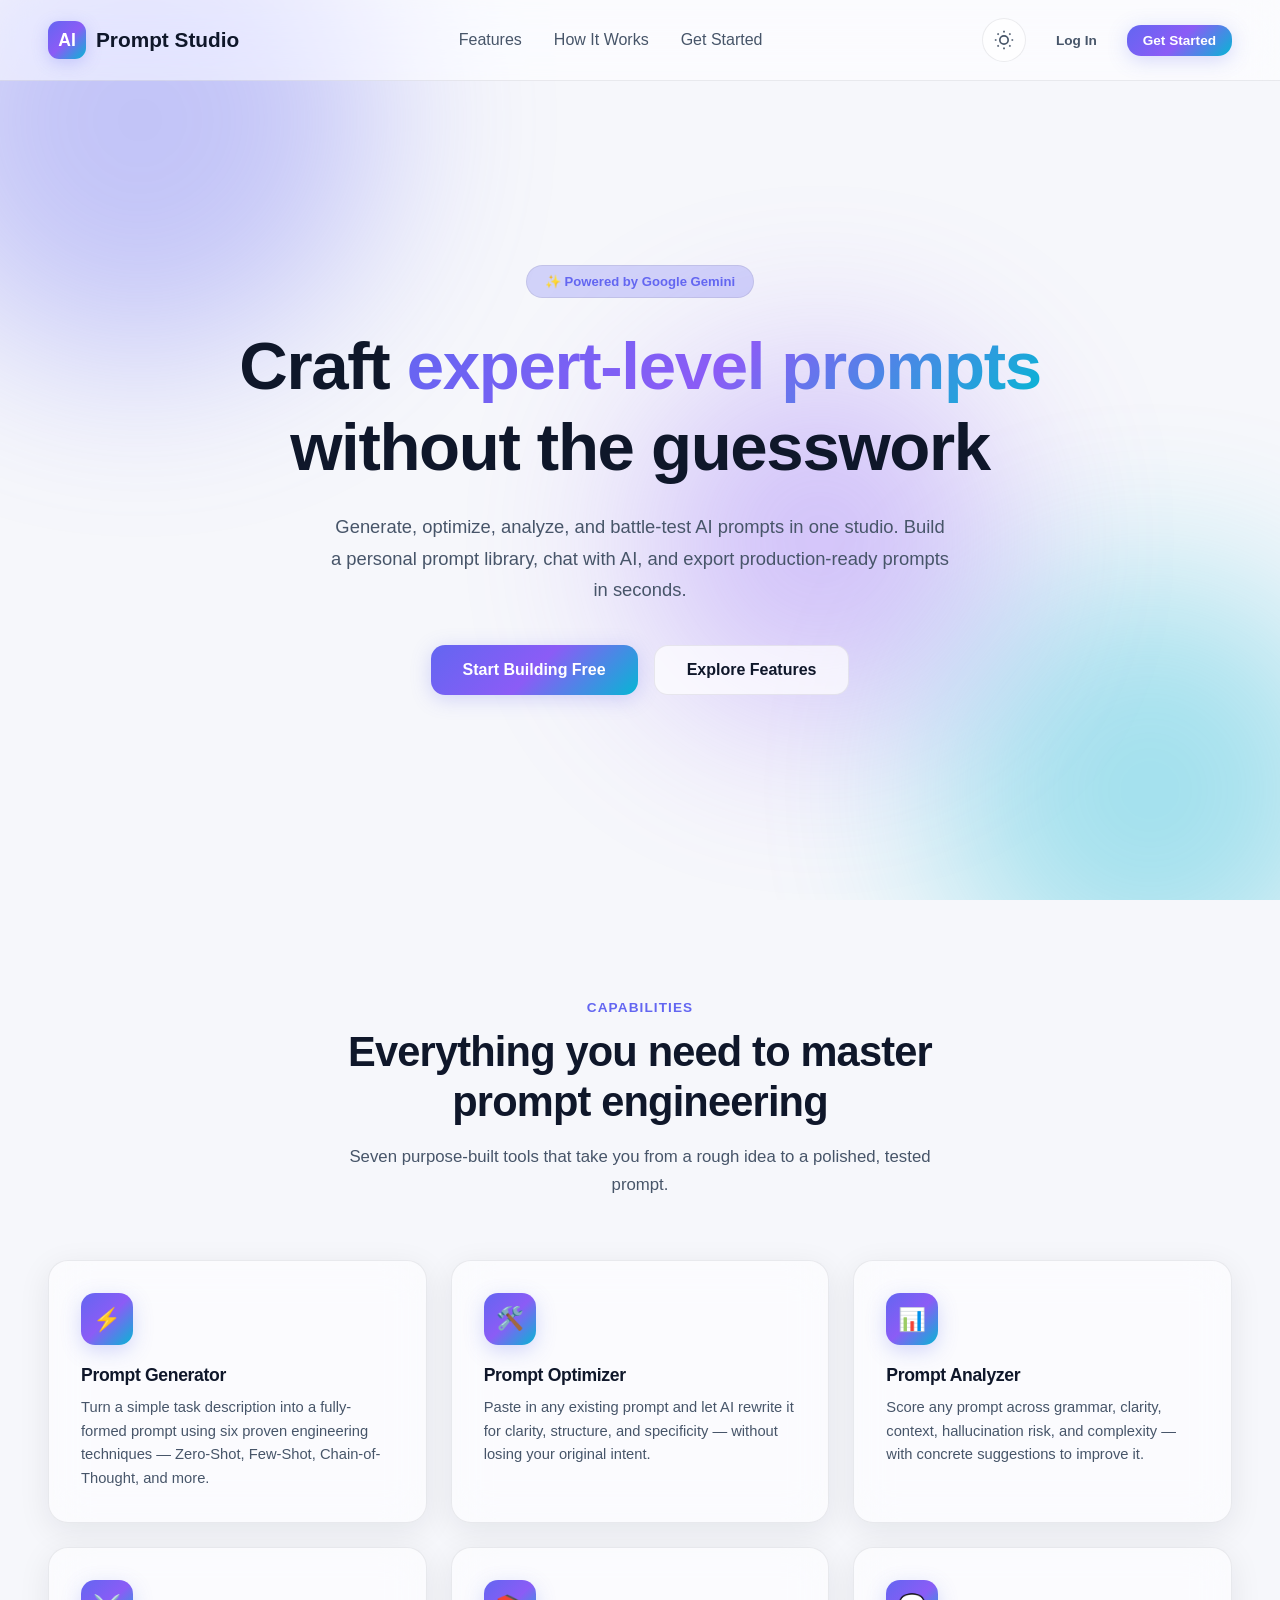
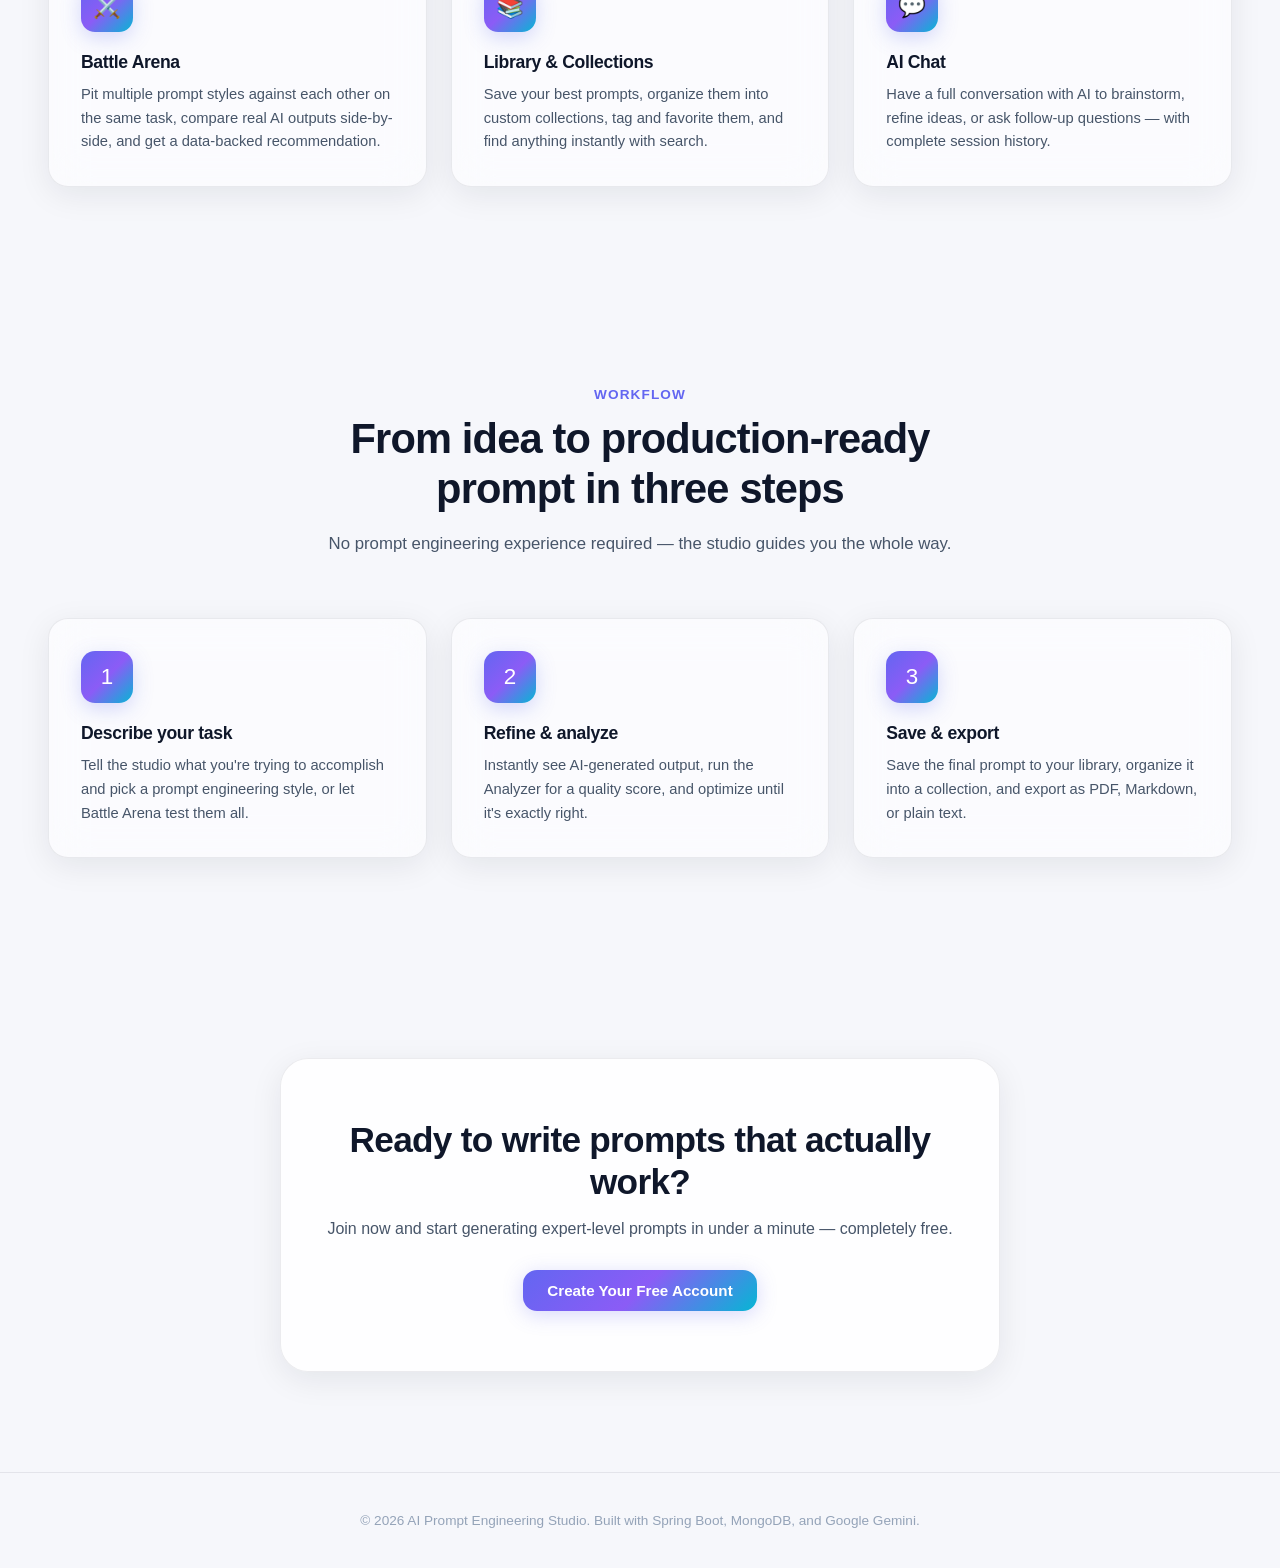
<file: frontend/index.html>
<!DOCTYPE html>
<html lang="en" data-theme="light">
<head>
<meta charset="UTF-8">
<meta name="viewport" content="width=device-width, initial-scale=1.0">
<title>AI Prompt Engineering Studio — Craft Perfect Prompts</title>
<meta name="description" content="Generate, optimize, analyze, and battle-test AI prompts with an all-in-one studio powered by Google Gemini.">
<link rel="stylesheet" href="css/style.css">
</head>
<body>

<div class="ambient-bg">
    <div class="ambient-blob b1"></div>
    <div class="ambient-blob b2"></div>
    <div class="ambient-blob b3"></div>
</div>

<!-- ===== NAVBAR ===== -->
<nav class="navbar">
    <div class="navbar-brand">
        <div class="logo-mark">AI</div>
        <span>Prompt Studio</span>
    </div>

    <div class="navbar-links">
        <a href="#features">Features</a>
        <a href="#how-it-works">How It Works</a>
        <a href="#cta">Get Started</a>
    </div>

    <div class="navbar-actions">
        <button class="theme-toggle" id="themeToggle" aria-label="Toggle theme">
            <svg class="icon-sun" viewBox="0 0 24 24" fill="none" stroke="currentColor" stroke-width="2"><circle cx="12" cy="12" r="5"/><path d="M12 1v2M12 21v2M4.22 4.22l1.42 1.42M18.36 18.36l1.42 1.42M1 12h2M21 12h2M4.22 19.78l1.42-1.42M18.36 5.64l1.42-1.42"/></svg>
            <svg class="icon-moon" viewBox="0 0 24 24" fill="none" stroke="currentColor" stroke-width="2"><path d="M21 12.79A9 9 0 1111.21 3 7 7 0 0021 12.79z"/></svg>
        </button>
        <a href="login.html" class="btn btn-ghost btn-sm">Log In</a>
        <a href="register.html" class="btn btn-primary btn-sm">Get Started</a>
    </div>
</nav>

<!-- ===== HERO ===== -->
<section class="hero">
    <span class="hero-badge">✨ Powered by Google Gemini</span>
    <h1>Craft <span class="gradient-text">expert-level prompts</span> without the guesswork</h1>
    <p>Generate, optimize, analyze, and battle-test AI prompts in one studio. Build a personal prompt library, chat with AI, and export production-ready prompts in seconds.</p>
    <div class="hero-actions">
        <a href="register.html" class="btn btn-primary">Start Building Free</a>
        <a href="#features" class="btn btn-secondary">Explore Features</a>
    </div>
</section>

<!-- ===== FEATURES ===== -->
<section class="section" id="features">
    <div class="section-header">
        <span class="eyebrow">Capabilities</span>
        <h2>Everything you need to master prompt engineering</h2>
        <p>Seven purpose-built tools that take you from a rough idea to a polished, tested prompt.</p>
    </div>

    <div class="feature-grid">
        <div class="feature-card card fade-in-up">
            <div class="feature-icon">⚡</div>
            <h3>Prompt Generator</h3>
            <p>Turn a simple task description into a fully-formed prompt using six proven engineering techniques — Zero-Shot, Few-Shot, Chain-of-Thought, and more.</p>
        </div>

        <div class="feature-card card fade-in-up">
            <div class="feature-icon">🛠️</div>
            <h3>Prompt Optimizer</h3>
            <p>Paste in any existing prompt and let AI rewrite it for clarity, structure, and specificity — without losing your original intent.</p>
        </div>

        <div class="feature-card card fade-in-up">
            <div class="feature-icon">📊</div>
            <h3>Prompt Analyzer</h3>
            <p>Score any prompt across grammar, clarity, context, hallucination risk, and complexity — with concrete suggestions to improve it.</p>
        </div>

        <div class="feature-card card fade-in-up">
            <div class="feature-icon">⚔️</div>
            <h3>Battle Arena</h3>
            <p>Pit multiple prompt styles against each other on the same task, compare real AI outputs side-by-side, and get a data-backed recommendation.</p>
        </div>

        <div class="feature-card card fade-in-up">
            <div class="feature-icon">📚</div>
            <h3>Library & Collections</h3>
            <p>Save your best prompts, organize them into custom collections, tag and favorite them, and find anything instantly with search.</p>
        </div>

        <div class="feature-card card fade-in-up">
            <div class="feature-icon">💬</div>
            <h3>AI Chat</h3>
            <p>Have a full conversation with AI to brainstorm, refine ideas, or ask follow-up questions — with complete session history.</p>
        </div>
    </div>
</section>

<!-- ===== HOW IT WORKS ===== -->
<section class="section" id="how-it-works">
    <div class="section-header">
        <span class="eyebrow">Workflow</span>
        <h2>From idea to production-ready prompt in three steps</h2>
        <p>No prompt engineering experience required — the studio guides you the whole way.</p>
    </div>

    <div class="feature-grid">
        <div class="feature-card card fade-in-up">
            <div class="feature-icon">1</div>
            <h3>Describe your task</h3>
            <p>Tell the studio what you're trying to accomplish and pick a prompt engineering style, or let Battle Arena test them all.</p>
        </div>

        <div class="feature-card card fade-in-up">
            <div class="feature-icon">2</div>
            <h3>Refine & analyze</h3>
            <p>Instantly see AI-generated output, run the Analyzer for a quality score, and optimize until it's exactly right.</p>
        </div>

        <div class="feature-card card fade-in-up">
            <div class="feature-icon">3</div>
            <h3>Save & export</h3>
            <p>Save the final prompt to your library, organize it into a collection, and export as PDF, Markdown, or plain text.</p>
        </div>
    </div>
</section>

<!-- ===== CTA ===== -->
<section class="cta-section" id="cta">
    <div class="cta-box glass-strong">
        <h2>Ready to write prompts that actually work?</h2>
        <p>Join now and start generating expert-level prompts in under a minute — completely free.</p>
        <a href="register.html" class="btn btn-primary">Create Your Free Account</a>
    </div>
</section>

<!-- ===== FOOTER ===== -->
<footer class="footer">
    <p>&copy; 2026 AI Prompt Engineering Studio. Built with Spring Boot, MongoDB, and Google Gemini.</p>
</footer>

<script src="js/api.js"></script>
<script>
    (function initTheme() {
        const saved = localStorage.getItem(STORAGE_KEYS.THEME) || 'light';
        document.documentElement.setAttribute('data-theme', saved);
    })();

    document.addEventListener('DOMContentLoaded', () => {
        const themeToggle = document.getElementById('themeToggle');
        if (themeToggle) {
            themeToggle.addEventListener('click', () => {
                const current = document.documentElement.getAttribute('data-theme');
                const next = current === 'dark' ? 'light' : 'dark';
                document.documentElement.setAttribute('data-theme', next);
                localStorage.setItem(STORAGE_KEYS.THEME, next);
            });
        }

        if (Session.isAuthenticated()) {
            const navActions = document.querySelector('.navbar-actions');
            const loginLink = navActions.querySelector('a[href="login.html"]');
            const registerLink = navActions.querySelector('a[href="register.html"]');
            if (loginLink) loginLink.remove();
            if (registerLink) {
                registerLink.textContent = 'Go to Dashboard';
                registerLink.href = 'dashboard.html';
            }
        }

        const observer = new IntersectionObserver((entries) => {
            entries.forEach((entry, index) => {
                if (entry.isIntersecting) {
                    entry.target.style.animationDelay = `${(index % 3) * 0.08}s`;
                    entry.target.classList.add('fade-in-up');
                    observer.unobserve(entry.target);
                }
            });
        }, { threshold: 0.15 });

        document.querySelectorAll('.feature-card').forEach(card => {
            card.style.opacity = '0';
            observer.observe(card);
        });
    });
</script>
</body>
</html>
</file>
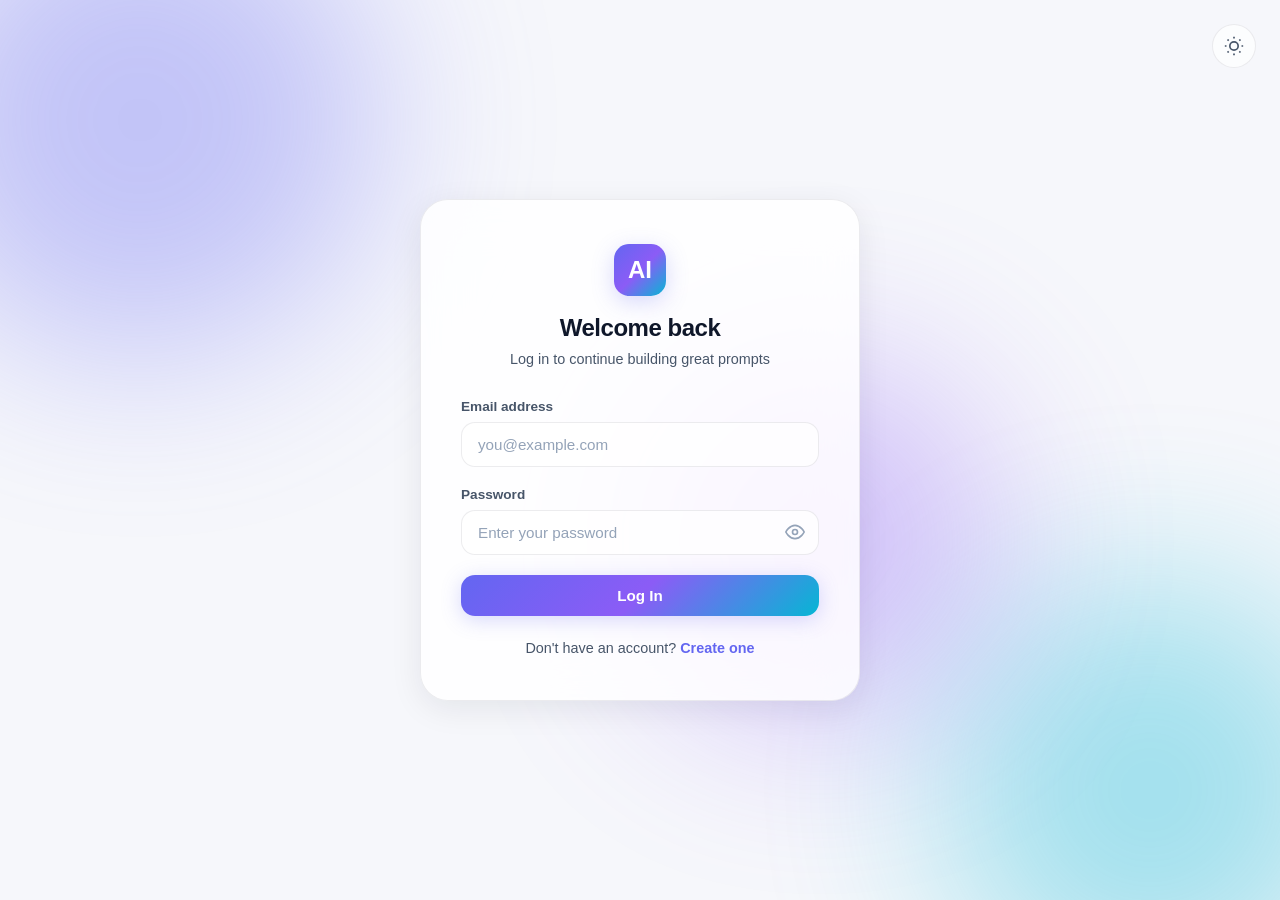
<file: frontend/dashboard.html>
<!DOCTYPE html>
<html lang="en" data-theme="light">
<head>
<meta charset="UTF-8">
<meta name="viewport" content="width=device-width, initial-scale=1.0">
<title>Dashboard — AI Prompt Engineering Studio</title>
<link rel="stylesheet" href="css/style.css">
<link rel="stylesheet" href="css/dashboard.css">
</head>
<body>

<div class="ambient-bg">
    <div class="ambient-blob b1"></div>
    <div class="ambient-blob b2"></div>
    <div class="ambient-blob b3"></div>
</div>

<div class="page-loader" id="pageLoader"><div class="loader-ring"></div></div>

<div class="sidebar-overlay" id="sidebarOverlay"></div>

<div class="app-shell">

    <!-- ===== SIDEBAR ===== -->
    <aside class="sidebar" id="sidebar">
        <div class="sidebar-brand">
            <div class="logo-mark">AI</div>
            <span>Prompt Studio</span>
        </div>

        <nav class="sidebar-nav">
            <div class="sidebar-section-label">Overview</div>
            <div class="nav-item active" data-module="home">
                <svg viewBox="0 0 24 24" fill="none" stroke="currentColor" stroke-width="2"><path d="M3 9l9-7 9 7v11a2 2 0 01-2 2H5a2 2 0 01-2-2z"/><path d="M9 22V12h6v10"/></svg>
                <span>Dashboard</span>
            </div>

            <div class="sidebar-section-label">AI Tools</div>
            <div class="nav-item" data-module="generator">
                <svg viewBox="0 0 24 24" fill="none" stroke="currentColor" stroke-width="2"><path d="M13 2L3 14h9l-1 8 10-12h-9l1-8z"/></svg>
                <span>Generator</span>
            </div>
            <div class="nav-item" data-module="optimizer">
                <svg viewBox="0 0 24 24" fill="none" stroke="currentColor" stroke-width="2"><path d="M14.7 6.3a1 1 0 000 1.4l1.6 1.6a1 1 0 001.4 0l3.77-3.77a6 6 0 01-7.94 7.94l-6.91 6.91a2.12 2.12 0 01-3-3l6.91-6.91a6 6 0 017.94-7.94l-3.76 3.76z"/></svg>
                <span>Optimizer</span>
            </div>
            <div class="nav-item" data-module="analyzer">
                <svg viewBox="0 0 24 24" fill="none" stroke="currentColor" stroke-width="2"><path d="M18 20V10M12 20V4M6 20v-6"/></svg>
                <span>Analyzer</span>
            </div>
            <div class="nav-item" data-module="battle">
                <svg viewBox="0 0 24 24" fill="none" stroke="currentColor" stroke-width="2"><path d="M14.5 17.5L3 6V3h3l11.5 11.5M13 19l6-6M16 16l4 4M19 21l2-2"/></svg>
                <span>Battle Arena</span>
            </div>

            <div class="sidebar-section-label">Workspace</div>
            <div class="nav-item" data-module="library">
                <svg viewBox="0 0 24 24" fill="none" stroke="currentColor" stroke-width="2"><path d="M4 19.5A2.5 2.5 0 016.5 17H20"/><path d="M6.5 2H20v20H6.5A2.5 2.5 0 014 19.5v-15A2.5 2.5 0 016.5 2z"/></svg>
                <span>Library</span>
            </div>
            <div class="nav-item" data-module="collections">
                <svg viewBox="0 0 24 24" fill="none" stroke="currentColor" stroke-width="2"><rect x="3" y="3" width="7" height="7" rx="1"/><rect x="14" y="3" width="7" height="7" rx="1"/><rect x="3" y="14" width="7" height="7" rx="1"/><rect x="14" y="14" width="7" height="7" rx="1"/></svg>
                <span>Collections</span>
            </div>
            <div class="nav-item" data-module="history">
                <svg viewBox="0 0 24 24" fill="none" stroke="currentColor" stroke-width="2"><path d="M3 3v5h5"/><path d="M3.05 13A9 9 0 106 5.3L3 8"/><path d="M12 7v5l4 2"/></svg>
                <span>History</span>
            </div>
            <div class="nav-item" data-module="chat">
                <svg viewBox="0 0 24 24" fill="none" stroke="currentColor" stroke-width="2"><path d="M21 15a2 2 0 01-2 2H7l-4 4V5a2 2 0 012-2h14a2 2 0 012 2z"/></svg>
                <span>AI Chat</span>
            </div>

            <div class="sidebar-section-label">Account</div>
            <div class="nav-item" data-module="profile">
                <svg viewBox="0 0 24 24" fill="none" stroke="currentColor" stroke-width="2"><path d="M20 21v-2a4 4 0 00-4-4H8a4 4 0 00-4 4v2"/><circle cx="12" cy="7" r="4"/></svg>
                <span>Profile</span>
            </div>
            <div class="nav-item" data-module="admin" id="adminNavItem" style="display:none;">
                <svg viewBox="0 0 24 24" fill="none" stroke="currentColor" stroke-width="2"><path d="M12 22s8-4 8-10V5l-8-3-8 3v7c0 6 8 10 8 10z"/></svg>
                <span>Admin</span>
                <span class="nav-badge">Admin</span>
            </div>
        </nav>

        <div class="sidebar-footer">
            <div class="sidebar-user" id="sidebarUser">
                <div class="avatar" id="sidebarAvatar">--</div>
                <div class="sidebar-user-info">
                    <div class="name" id="sidebarUserName">—</div>
                    <div class="email" id="sidebarUserEmail">—</div>
                </div>
                <button class="btn-icon" id="logoutBtn" title="Log out" aria-label="Log out">
                    <svg width="16" height="16" viewBox="0 0 24 24" fill="none" stroke="currentColor" stroke-width="2"><path d="M9 21H5a2 2 0 01-2-2V5a2 2 0 012-2h4"/><path d="M16 17l5-5-5-5"/><path d="M21 12H9"/></svg>
                </button>
            </div>
        </div>
    </aside>

    <!-- ===== MAIN CONTENT ===== -->
    <div class="main-content">
        <header class="topbar">
            <div class="topbar-left">
                <button class="hamburger" id="hamburgerBtn" aria-label="Toggle menu">
                    <svg width="20" height="20" viewBox="0 0 24 24" fill="none" stroke="currentColor" stroke-width="2"><path d="M3 12h18M3 6h18M3 18h18"/></svg>
                </button>
                <div>
                    <div class="topbar-title" id="topbarTitle">Dashboard</div>
                    <div class="topbar-subtitle" id="topbarSubtitle">Welcome back</div>
                </div>
            </div>
            <div class="topbar-actions">
                <button class="theme-toggle" id="themeToggle" aria-label="Toggle theme">
                    <svg class="icon-sun" viewBox="0 0 24 24" fill="none" stroke="currentColor" stroke-width="2"><circle cx="12" cy="12" r="5"/><path d="M12 1v2M12 21v2M4.22 4.22l1.42 1.42M18.36 18.36l1.42 1.42M1 12h2M21 12h2M4.22 19.78l1.42-1.42M18.36 5.64l1.42-1.42"/></svg>
                    <svg class="icon-moon" viewBox="0 0 24 24" fill="none" stroke="currentColor" stroke-width="2"><path d="M21 12.79A9 9 0 1111.21 3 7 7 0 0021 12.79z"/></svg>
                </button>
            </div>
        </header>

        <main class="module-container">

            <!-- ===== DASHBOARD HOME ===== -->
            <section class="module-view active" id="module-home">
                <div class="stats-grid" id="statsGrid">
                    <div class="stat-card card skeleton skeleton-card"></div>
                    <div class="stat-card card skeleton skeleton-card"></div>
                    <div class="stat-card card skeleton skeleton-card"></div>
                    <div class="stat-card card skeleton skeleton-card"></div>
                </div>

                <div class="dashboard-grid">
                    <div class="panel card">
                        <div class="panel-header">
                            <h3>Usage Breakdown</h3>
                        </div>
                        <div id="actionBreakdown">
                            <div class="skeleton skeleton-line"></div>
                            <div class="skeleton skeleton-line"></div>
                            <div class="skeleton skeleton-line"></div>
                        </div>
                    </div>

                    <div class="panel card">
                        <div class="panel-header">
                            <h3>Quick Actions</h3>
                        </div>
                        <div style="display:flex; flex-direction:column; gap:10px;">
                            <button class="btn btn-secondary btn-block quick-action" data-module="generator" style="justify-content:flex-start;">⚡ Generate a new prompt</button>
                            <button class="btn btn-secondary btn-block quick-action" data-module="battle" style="justify-content:flex-start;">⚔️ Run a Battle Arena</button>
                            <button class="btn btn-secondary btn-block quick-action" data-module="analyzer" style="justify-content:flex-start;">📊 Analyze a prompt</button>
                            <button class="btn btn-secondary btn-block quick-action" data-module="chat" style="justify-content:flex-start;">💬 Start an AI chat</button>
                        </div>
                    </div>
                </div>
            </section>

            <!-- ===== GENERATOR ===== -->
            <section class="module-view" id="module-generator">
                <div class="module-header">
                    <h2>Prompt Generator</h2>
                    <p>Describe a task and pick a prompt engineering style — AI will craft the full prompt.</p>
                </div>

                <div class="tool-layout">
                    <div class="tool-panel card">
                        <h3>🎯 Task Details</h3>
                        <div class="form-group">
                            <label class="form-label" for="genTask">What do you want the prompt to accomplish?</label>
                            <textarea id="genTask" class="form-textarea" placeholder="e.g. Write a product description for a wireless noise-cancelling headphone"></textarea>
                        </div>
                        <div class="form-group">
                            <label class="form-label" for="genContext">Additional context (optional)</label>
                            <textarea id="genContext" class="form-textarea" placeholder="Audience, tone, constraints..." style="min-height:70px;"></textarea>
                        </div>
                        <div class="form-group">
                            <label class="form-label">Prompt Style</label>
                            <div class="style-grid" id="genStyleGrid"></div>
                        </div>
                        <button class="btn btn-primary btn-block" id="genSubmitBtn">
                            <span class="btn-label">Generate Prompt</span>
                            <span class="spinner"></span>
                        </button>
                    </div>

                    <div class="result-panel card" id="genResultPanel">
                        <div class="empty-state">
                            <div class="empty-icon">⚡</div>
                            <h4>No prompt generated yet</h4>
                            <p>Fill in the task details and hit Generate to see your prompt here.</p>
                        </div>
                    </div>
                </div>
            </section>

            <!-- ===== OPTIMIZER ===== -->
            <section class="module-view" id="module-optimizer">
                <div class="module-header">
                    <h2>Prompt Optimizer</h2>
                    <p>Paste an existing prompt and let AI improve its clarity and structure.</p>
                </div>

                <div class="tool-layout">
                    <div class="tool-panel card">
                        <h3>✏️ Original Prompt</h3>
                        <div class="form-group">
                            <textarea id="optOriginal" class="form-textarea" style="min-height: 220px;" placeholder="Paste the prompt you want to improve..."></textarea>
                        </div>
                        <button class="btn btn-primary btn-block" id="optSubmitBtn">
                            <span class="btn-label">Optimize Prompt</span>
                            <span class="spinner"></span>
                        </button>
                    </div>

                    <div class="result-panel card" id="optResultPanel">
                        <div class="empty-state">
                            <div class="empty-icon">🛠️</div>
                            <h4>No optimization yet</h4>
                            <p>Paste a prompt on the left and hit Optimize to see the improved version.</p>
                        </div>
                    </div>
                </div>
            </section>

            <!-- ===== ANALYZER ===== -->
            <section class="module-view" id="module-analyzer">
                <div class="module-header">
                    <h2>Prompt Analyzer</h2>
                    <p>Score any prompt across five quality dimensions and get actionable suggestions.</p>
                </div>

                <div class="tool-layout">
                    <div class="tool-panel card">
                        <h3>📝 Prompt to Analyze</h3>
                        <div class="form-group">
                            <textarea id="anzText" class="form-textarea" style="min-height: 220px;" placeholder="Paste the prompt you want to analyze..."></textarea>
                        </div>
                        <button class="btn btn-primary btn-block" id="anzSubmitBtn">
                            <span class="btn-label">Analyze Prompt</span>
                            <span class="spinner"></span>
                        </button>
                    </div>

                    <div class="result-panel card" id="anzResultPanel">
                        <div class="empty-state">
                            <div class="empty-icon">📊</div>
                            <h4>No analysis yet</h4>
                            <p>Paste a prompt on the left and hit Analyze to see its quality scores.</p>
                        </div>
                    </div>
                </div>
            </section>

            <!-- ===== BATTLE ARENA ===== -->
            <section class="module-view" id="module-battle">
                <div class="module-header">
                    <h2>Prompt Battle Arena</h2>
                    <p>Compare multiple prompt styles on the same task and see which performs best.</p>
                </div>

                <div class="tool-panel card">
                    <h3>⚔️ Battle Setup</h3>
                    <div class="form-group">
                        <label class="form-label" for="battleTask">Task</label>
                        <textarea id="battleTask" class="form-textarea" style="min-height: 90px;" placeholder="e.g. Explain quantum computing to a 10-year-old"></textarea>
                    </div>
                    <div class="form-group">
                        <label class="form-label" for="battleContext">Additional context (optional)</label>
                        <textarea id="battleContext" class="form-textarea" style="min-height: 70px;" placeholder="Audience, tone, constraints..."></textarea>
                    </div>
                    <div class="form-group">
                        <label class="form-label">Styles to Compare (leave all unselected to test all six)</label>
                        <div class="style-grid" id="battleStyleGrid"></div>
                    </div>
                    <button class="btn btn-primary btn-block" id="battleSubmitBtn">
                        <span class="btn-label">Run Battle Arena</span>
                        <span class="spinner"></span>
                    </button>
                </div>

                <div id="battleResults"></div>
            </section>

            <!-- ===== LIBRARY ===== -->
            <section class="module-view" id="module-library">
                <div class="module-header">
                    <h2>Prompt Library</h2>
                    <p>Every prompt you've saved, in one place.</p>
                </div>

                <div class="module-toolbar">
                    <div class="toolbar-search">
                        <svg viewBox="0 0 24 24" fill="none" stroke="currentColor" stroke-width="2"><circle cx="11" cy="11" r="8"/><path d="M21 21l-4.35-4.35"/></svg>
                        <input type="text" class="form-input" id="librarySearch" placeholder="Search your library...">
                    </div>
                    <div class="toolbar-filters">
                        <button class="filter-chip active" data-filter="all">All</button>
                        <button class="filter-chip" data-filter="favorites">Favorites</button>
                    </div>
                </div>

                <div class="prompt-grid" id="libraryGrid"></div>
                <div class="pagination" id="libraryPagination"></div>
            </section>

            <!-- ===== COLLECTIONS ===== -->
            <section class="module-view" id="module-collections">
                <div class="module-header">
                    <h2>Collections</h2>
                    <p>Organize your saved prompts into custom groups.</p>
                </div>

                <div class="collections-grid" id="collectionsGrid"></div>
            </section>

            <!-- ===== COLLECTION DETAIL (sub-view) ===== -->
            <section class="module-view" id="module-collection-detail">
                <div class="module-header">
                    <button class="btn btn-ghost btn-sm" id="backToCollectionsBtn" style="margin-bottom:12px; padding-left:0;">← Back to Collections</button>
                    <h2 id="collectionDetailName">Collection</h2>
                    <p id="collectionDetailDesc"></p>
                </div>
                <div class="prompt-grid" id="collectionDetailGrid"></div>
            </section>

            <!-- ===== HISTORY ===== -->
            <section class="module-view" id="module-history">
                <div class="module-header">
                    <h2>Prompt History</h2>
                    <p>A running log of everything you've generated, optimized, analyzed, or battle-tested.</p>
                </div>

                <div class="module-toolbar">
                    <div class="toolbar-filters" id="historyFilters">
                        <button class="filter-chip active" data-action="ALL">All</button>
                        <button class="filter-chip" data-action="GENERATE">Generator</button>
                        <button class="filter-chip" data-action="OPTIMIZE">Optimizer</button>
                        <button class="filter-chip" data-action="ANALYZE">Analyzer</button>
                        <button class="filter-chip" data-action="BATTLE">Battle</button>
                    </div>
                    <button class="btn btn-danger btn-sm" id="clearHistoryBtn">Clear Unsaved History</button>
                </div>

                <div class="data-table-wrap card">
                    <table class="data-table">
                        <thead>
                            <tr>
                                <th>Prompt</th>
                                <th>Type</th>
                                <th>Feature</th>
                                <th>Date</th>
                                <th></th>
                            </tr>
                        </thead>
                        <tbody id="historyTableBody"></tbody>
                    </table>
                </div>
                <div class="pagination" id="historyPagination"></div>
            </section>

            <!-- ===== AI CHAT ===== -->
            <section class="module-view" id="module-chat">
                <div class="chat-layout">
                    <div class="chat-sidebar card">
                        <button class="btn btn-primary btn-block" id="newChatBtn">+ New Chat</button>
                        <div class="chat-session-list" id="chatSessionList"></div>
                    </div>

                    <div class="chat-main card">
                        <div class="chat-messages" id="chatMessages">
                            <div class="empty-state">
                                <div class="empty-icon">💬</div>
                                <h4>Start a conversation</h4>
                                <p>Create a new chat or select one from the sidebar.</p>
                            </div>
                        </div>
                        <div class="chat-input-bar">
                            <textarea id="chatInput" class="form-textarea" placeholder="Type your message..." disabled></textarea>
                            <button class="btn btn-primary btn-icon" id="chatSendBtn" disabled aria-label="Send">
                                <svg width="18" height="18" viewBox="0 0 24 24" fill="none" stroke="currentColor" stroke-width="2"><path d="M22 2L11 13"/><path d="M22 2l-7 20-4-9-9-4z"/></svg>
                            </button>
                        </div>
                    </div>
                </div>
            </section>

            <!-- ===== PROFILE ===== -->
            <section class="module-view" id="module-profile">
                <div class="module-header">
                    <h2>Profile</h2>
                    <p>Manage your account information and security.</p>
                </div>

                <div class="profile-layout">
                    <div class="profile-card card">
                        <div class="profile-avatar-lg" id="profileAvatarLg">--</div>
                        <h3 id="profileName">—</h3>
                        <p class="text-muted" id="profileEmail">—</p>
                        <span class="badge badge-primary role-badge" id="profileRoleBadge">USER</span>
                        <div class="profile-stats-mini">
                            <div><div class="val" id="profileStatPrompts">0</div><div class="lbl">Prompts</div></div>
                            <div><div class="val" id="profileStatCollections">0</div><div class="lbl">Collections</div></div>
                            <div><div class="val" id="profileStatChats">0</div><div class="lbl">Chats</div></div>
                        </div>
                    </div>

                    <div style="display:flex; flex-direction:column; gap:24px;">
                        <div class="panel card">
                            <div class="panel-header"><h3>Edit Profile</h3></div>
                            <form id="profileForm">
                                <div class="form-group">
                                    <label class="form-label" for="profileFullName">Full Name</label>
                                    <input type="text" id="profileFullName" class="form-input" required>
                                </div>
                                <div class="form-group">
                                    <label class="form-label" for="profileBio">Bio</label>
                                    <textarea id="profileBio" class="form-textarea" style="min-height:80px;" placeholder="Tell us a little about yourself..."></textarea>
                                </div>
                                <button type="submit" class="btn btn-primary" id="profileSaveBtn">
                                    <span class="btn-label">Save Changes</span>
                                    <span class="spinner"></span>
                                </button>
                            </form>
                        </div>

                        <div class="panel card">
                            <div class="panel-header"><h3>Change Password</h3></div>
                            <form id="passwordForm">
                                <div class="form-group">
                                    <label class="form-label" for="currentPassword">Current Password</label>
                                    <input type="password" id="currentPassword" class="form-input" required>
                                </div>
                                <div class="form-group">
                                    <label class="form-label" for="newPassword">New Password</label>
                                    <input type="password" id="newPassword" class="form-input" required>
                                    <span class="form-hint">Must contain at least one letter and one number</span>
                                </div>
                                <button type="submit" class="btn btn-secondary" id="passwordSaveBtn">
                                    <span class="btn-label">Update Password</span>
                                    <span class="spinner dark"></span>
                                </button>
                            </form>
                        </div>
                    </div>
                </div>
            </section>

            <!-- ===== ADMIN ===== -->
            <section class="module-view" id="module-admin">
                <div class="module-header">
                    <h2>Admin Dashboard</h2>
                    <p>Platform-wide statistics and user management.</p>
                </div>

                <div class="stats-grid" id="adminStatsGrid"></div>

                <div class="admin-tabs">
                    <div class="admin-tab active" data-admin-tab="users">Users</div>
                    <div class="admin-tab" data-admin-tab="prompts">All Prompts</div>
                </div>

                <div id="adminUsersPanel">
                    <div class="data-table-wrap card">
                        <table class="data-table">
                            <thead>
                                <tr>
                                    <th>Name</th>
                                    <th>Email</th>
                                    <th>Role</th>
                                    <th>Status</th>
                                    <th>Joined</th>
                                    <th></th>
                                </tr>
                            </thead>
                            <tbody id="adminUsersTableBody"></tbody>
                        </table>
                    </div>
                    <div class="pagination" id="adminUsersPagination"></div>
                </div>

                <div id="adminPromptsPanel" style="display:none;">
                    <div class="data-table-wrap card">
                        <table class="data-table">
                            <thead>
                                <tr>
                                    <th>Prompt</th>
                                    <th>Type</th>
                                    <th>Feature</th>
                                    <th>Date</th>
                                </tr>
                            </thead>
                            <tbody id="adminPromptsTableBody"></tbody>
                        </table>
                    </div>
                    <div class="pagination" id="adminPromptsPagination"></div>
                </div>
            </section>

        </main>
    </div>
</div>

<!-- ===== SHARED MODAL (Save to Library / Create Collection / Rename Chat) ===== -->
<div class="modal-overlay" id="modalOverlay">
    <div class="modal-box glass-strong" id="modalBox"></div>
</div>

<script src="js/api.js"></script>
<script src="js/app.js"></script>
<script src="js/modules.js"></script>
<script src="js/workspace.js"></script>
</body>
</html>
</file>
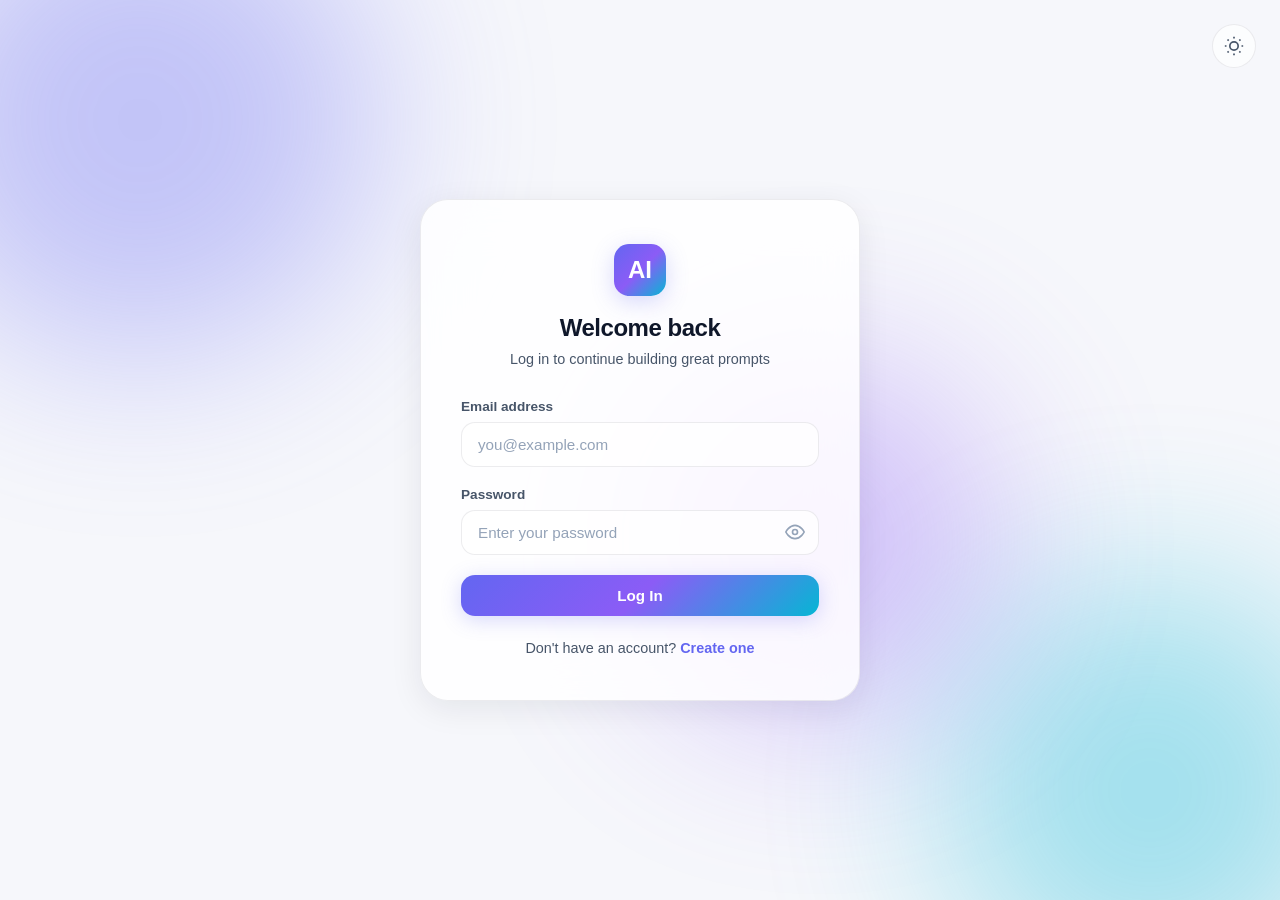
<file: frontend/login.html>
<!DOCTYPE html>
<html lang="en" data-theme="light">
<head>
<meta charset="UTF-8">
<meta name="viewport" content="width=device-width, initial-scale=1.0">
<title>Log In — AI Prompt Engineering Studio</title>
<link rel="stylesheet" href="css/style.css">
</head>
<body>

<div class="ambient-bg">
    <div class="ambient-blob b1"></div>
    <div class="ambient-blob b2"></div>
    <div class="ambient-blob b3"></div>
</div>

<button class="theme-toggle auth-theme-toggle" id="themeToggle" aria-label="Toggle theme">
    <svg class="icon-sun" viewBox="0 0 24 24" fill="none" stroke="currentColor" stroke-width="2"><circle cx="12" cy="12" r="5"/><path d="M12 1v2M12 21v2M4.22 4.22l1.42 1.42M18.36 18.36l1.42 1.42M1 12h2M21 12h2M4.22 19.78l1.42-1.42M18.36 5.64l1.42-1.42"/></svg>
    <svg class="icon-moon" viewBox="0 0 24 24" fill="none" stroke="currentColor" stroke-width="2"><path d="M21 12.79A9 9 0 1111.21 3 7 7 0 0021 12.79z"/></svg>
</button>

<div class="auth-wrapper">
    <div class="auth-card glass-strong">
        <div class="auth-header">
            <div class="logo-mark">AI</div>
            <h1>Welcome back</h1>
            <p>Log in to continue building great prompts</p>
        </div>

        <form id="loginForm" novalidate>
            <div class="form-group">
                <label class="form-label" for="email">Email address</label>
                <input type="email" id="email" class="form-input" placeholder="you@example.com" autocomplete="email" required>
                <span class="form-error" id="emailError"></span>
            </div>

            <div class="form-group">
                <label class="form-label" for="password">Password</label>
                <div class="password-field">
                    <input type="password" id="password" class="form-input" placeholder="Enter your password" autocomplete="current-password" required>
                    <button type="button" class="password-toggle" id="togglePassword" aria-label="Show password">
                        <svg width="20" height="20" viewBox="0 0 24 24" fill="none" stroke="currentColor" stroke-width="2"><path d="M1 12s4-8 11-8 11 8 11 8-4 8-11 8-11-8-11-8z"/><circle cx="12" cy="12" r="3"/></svg>
                    </button>
                </div>
                <span class="form-error" id="passwordError"></span>
            </div>

            <button type="submit" class="btn btn-primary btn-block" id="loginBtn">
                <span class="btn-label">Log In</span>
                <span class="spinner"></span>
            </button>
        </form>

        <div class="auth-footer">
            Don't have an account? <a href="register.html">Create one</a>
        </div>
    </div>
</div>

<script src="js/api.js"></script>
<script src="js/auth.js"></script>
</body>
</html>
</file>
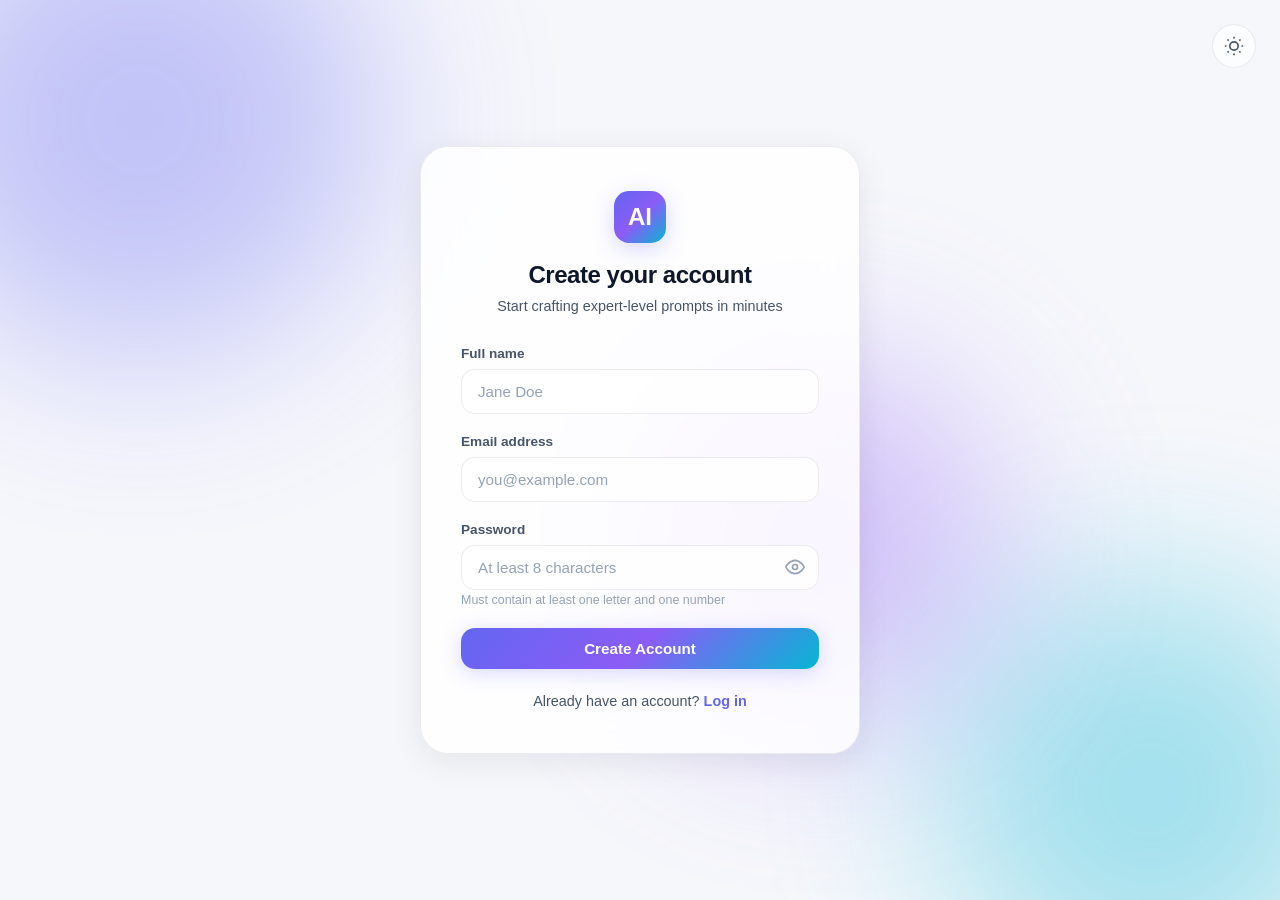
<file: frontend/register.html>
<!DOCTYPE html>
<html lang="en" data-theme="light">
<head>
<meta charset="UTF-8">
<meta name="viewport" content="width=device-width, initial-scale=1.0">
<title>Create Account — AI Prompt Engineering Studio</title>
<link rel="stylesheet" href="css/style.css">
</head>
<body>

<div class="ambient-bg">
    <div class="ambient-blob b1"></div>
    <div class="ambient-blob b2"></div>
    <div class="ambient-blob b3"></div>
</div>

<button class="theme-toggle auth-theme-toggle" id="themeToggle" aria-label="Toggle theme">
    <svg class="icon-sun" viewBox="0 0 24 24" fill="none" stroke="currentColor" stroke-width="2"><circle cx="12" cy="12" r="5"/><path d="M12 1v2M12 21v2M4.22 4.22l1.42 1.42M18.36 18.36l1.42 1.42M1 12h2M21 12h2M4.22 19.78l1.42-1.42M18.36 5.64l1.42-1.42"/></svg>
    <svg class="icon-moon" viewBox="0 0 24 24" fill="none" stroke="currentColor" stroke-width="2"><path d="M21 12.79A9 9 0 1111.21 3 7 7 0 0021 12.79z"/></svg>
</button>

<div class="auth-wrapper">
    <div class="auth-card glass-strong">
        <div class="auth-header">
            <div class="logo-mark">AI</div>
            <h1>Create your account</h1>
            <p>Start crafting expert-level prompts in minutes</p>
        </div>

        <form id="registerForm" novalidate>
            <div class="form-group">
                <label class="form-label" for="fullName">Full name</label>
                <input type="text" id="fullName" class="form-input" placeholder="Jane Doe" autocomplete="name" required>
                <span class="form-error" id="fullNameError"></span>
            </div>

            <div class="form-group">
                <label class="form-label" for="email">Email address</label>
                <input type="email" id="email" class="form-input" placeholder="you@example.com" autocomplete="email" required>
                <span class="form-error" id="emailError"></span>
            </div>

            <div class="form-group">
                <label class="form-label" for="password">Password</label>
                <div class="password-field">
                    <input type="password" id="password" class="form-input" placeholder="At least 8 characters" autocomplete="new-password" required>
                    <button type="button" class="password-toggle" id="togglePassword" aria-label="Show password">
                        <svg width="20" height="20" viewBox="0 0 24 24" fill="none" stroke="currentColor" stroke-width="2"><path d="M1 12s4-8 11-8 11 8 11 8-4 8-11 8-11-8-11-8z"/><circle cx="12" cy="12" r="3"/></svg>
                    </button>
                </div>
                <span class="form-hint">Must contain at least one letter and one number</span>
                <span class="form-error" id="passwordError"></span>
            </div>

            <button type="submit" class="btn btn-primary btn-block" id="registerBtn">
                <span class="btn-label">Create Account</span>
                <span class="spinner"></span>
            </button>
        </form>

        <div class="auth-footer">
            Already have an account? <a href="login.html">Log in</a>
        </div>
    </div>
</div>

<script src="js/api.js"></script>
<script src="js/auth.js"></script>
</body>
</html>
</file>
<file: frontend/css/style.css>
/* ==========================================================
   AI PROMPT ENGINEERING STUDIO — GLOBAL STYLESHEET
   Covers: reset, theme variables, typography, buttons, forms,
   glassmorphism components, animations, toast, landing & auth pages
   ========================================================== */

/* ---------- THEME VARIABLES ---------- */
:root {
    /* Brand colors */
    --brand-primary: #6366f1;
    --brand-secondary: #8b5cf6;
    --brand-accent: #06b6d4;
    --brand-gradient: linear-gradient(135deg, #6366f1 0%, #8b5cf6 50%, #06b6d4 100%);

    /* Status colors */
    --success: #10b981;
    --warning: #f59e0b;
    --danger: #ef4444;
    --info: #3b82f6;

    /* Light theme */
    --bg-primary: #f6f7fb;
    --bg-secondary: #ffffff;
    --bg-elevated: rgba(255, 255, 255, 0.7);
    --bg-glass: rgba(255, 255, 255, 0.55);
    --bg-glass-strong: rgba(255, 255, 255, 0.85);
    --border-glass: rgba(15, 23, 42, 0.08);
    --text-primary: #0f172a;
    --text-secondary: #475569;
    --text-muted: #94a3b8;
    --shadow-color: rgba(15, 23, 42, 0.08);
    --glow: rgba(99, 102, 241, 0.25);

    /* Sizing */
    --radius-sm: 8px;
    --radius-md: 14px;
    --radius-lg: 20px;
    --radius-xl: 28px;
    --sidebar-width: 260px;
    --header-height: 72px;

    /* Motion */
    --transition-fast: 0.15s ease;
    --transition-base: 0.25s cubic-bezier(0.4, 0, 0.2, 1);
    --transition-slow: 0.5s cubic-bezier(0.4, 0, 0.2, 1);
}

[data-theme="dark"] {
    --bg-primary: #0b0e1a;
    --bg-secondary: #12162a;
    --bg-elevated: rgba(22, 27, 46, 0.7);
    --bg-glass: rgba(22, 27, 46, 0.55);
    --bg-glass-strong: rgba(22, 27, 46, 0.85);
    --border-glass: rgba(255, 255, 255, 0.08);
    --text-primary: #f1f5f9;
    --text-secondary: #b6bfd4;
    --text-muted: #6b7590;
    --shadow-color: rgba(0, 0, 0, 0.45);
    --glow: rgba(99, 102, 241, 0.35);
}

/* ---------- RESET ---------- */
* {
    margin: 0;
    padding: 0;
    box-sizing: border-box;
}

html {
    scroll-behavior: smooth;
}

body {
    font-family: 'Segoe UI', -apple-system, BlinkMacSystemFont, 'Inter', Roboto, sans-serif;
    background: var(--bg-primary);
    color: var(--text-primary);
    min-height: 100vh;
    transition: background var(--transition-base), color var(--transition-base);
    overflow-x: hidden;
}

a {
    text-decoration: none;
    color: inherit;
}

ul {
    list-style: none;
}

button {
    font-family: inherit;
    cursor: pointer;
    border: none;
    outline: none;
    background: none;
    color: inherit;
}

input, textarea, select {
    font-family: inherit;
    outline: none;
    color: var(--text-primary);
}

img {
    max-width: 100%;
    display: block;
}

::-webkit-scrollbar {
    width: 8px;
    height: 8px;
}

::-webkit-scrollbar-track {
    background: transparent;
}

::-webkit-scrollbar-thumb {
    background: var(--border-glass);
    border-radius: 10px;
}

::-webkit-scrollbar-thumb:hover {
    background: var(--text-muted);
}

/* ---------- BACKGROUND AMBIENCE ---------- */
.ambient-bg {
    position: fixed;
    inset: 0;
    z-index: -1;
    overflow: hidden;
    background: var(--bg-primary);
}

.ambient-blob {
    position: absolute;
    border-radius: 50%;
    filter: blur(90px);
    opacity: 0.35;
    animation: floatBlob 18s ease-in-out infinite;
}

.ambient-blob.b1 {
    width: 480px;
    height: 480px;
    background: var(--brand-primary);
    top: -120px;
    left: -100px;
}

.ambient-blob.b2 {
    width: 420px;
    height: 420px;
    background: var(--brand-accent);
    bottom: -100px;
    right: -80px;
    animation-delay: -6s;
}

.ambient-blob.b3 {
    width: 360px;
    height: 360px;
    background: var(--brand-secondary);
    top: 40%;
    left: 50%;
    animation-delay: -12s;
}

@keyframes floatBlob {
    0%, 100% { transform: translate(0, 0) scale(1); }
    33% { transform: translate(40px, -30px) scale(1.08); }
    66% { transform: translate(-30px, 40px) scale(0.95); }
}

/* ---------- TYPOGRAPHY ---------- */
h1, h2, h3, h4, h5 {
    font-weight: 700;
    line-height: 1.2;
    letter-spacing: -0.02em;
}

.gradient-text {
    background: var(--brand-gradient);
    -webkit-background-clip: text;
    background-clip: text;
    -webkit-text-fill-color: transparent;
}

.text-muted { color: var(--text-muted); }
.text-secondary { color: var(--text-secondary); }

/* ---------- GLASSMORPHISM CORE ---------- */
.glass {
    background: var(--bg-glass);
    backdrop-filter: blur(20px) saturate(160%);
    -webkit-backdrop-filter: blur(20px) saturate(160%);
    border: 1px solid var(--border-glass);
    box-shadow: 0 8px 32px var(--shadow-color);
}

.glass-strong {
    background: var(--bg-glass-strong);
    backdrop-filter: blur(24px) saturate(180%);
    -webkit-backdrop-filter: blur(24px) saturate(180%);
    border: 1px solid var(--border-glass);
    box-shadow: 0 8px 32px var(--shadow-color);
}

.card {
    background: var(--bg-glass);
    backdrop-filter: blur(20px) saturate(160%);
    -webkit-backdrop-filter: blur(20px) saturate(160%);
    border: 1px solid var(--border-glass);
    border-radius: var(--radius-lg);
    box-shadow: 0 8px 32px var(--shadow-color);
    transition: transform var(--transition-base), box-shadow var(--transition-base), border-color var(--transition-base);
}

.card:hover {
    transform: translateY(-4px);
    box-shadow: 0 16px 48px var(--shadow-color);
    border-color: var(--glow);
}

/* ---------- BUTTONS ---------- */
.btn {
    display: inline-flex;
    align-items: center;
    justify-content: center;
    gap: 8px;
    padding: 12px 24px;
    border-radius: var(--radius-md);
    font-size: 0.95rem;
    font-weight: 600;
    transition: transform var(--transition-fast), box-shadow var(--transition-base), background var(--transition-base), border-color var(--transition-base);
    white-space: nowrap;
}

.btn:active {
    transform: scale(0.97);
}

.btn-primary {
    background: var(--brand-gradient);
    color: #fff;
    box-shadow: 0 4px 20px var(--glow);
}

.btn-primary:hover {
    box-shadow: 0 6px 28px var(--glow);
    transform: translateY(-2px);
}

.btn-secondary {
    background: var(--bg-elevated);
    border: 1px solid var(--border-glass);
    color: var(--text-primary);
}

.btn-secondary:hover {
    border-color: var(--brand-primary);
    color: var(--brand-primary);
}

.btn-ghost {
    background: transparent;
    color: var(--text-secondary);
}

.btn-ghost:hover {
    color: var(--text-primary);
    background: var(--bg-elevated);
}

.btn-danger {
    background: rgba(239, 68, 68, 0.12);
    color: var(--danger);
    border: 1px solid rgba(239, 68, 68, 0.25);
}

.btn-danger:hover {
    background: rgba(239, 68, 68, 0.2);
}

.btn-block { width: 100%; }

.btn-sm {
    padding: 8px 16px;
    font-size: 0.85rem;
}

.btn-icon {
    width: 40px;
    height: 40px;
    padding: 0;
    border-radius: 50%;
    display: inline-flex;
    align-items: center;
    justify-content: center;
    background: var(--bg-elevated);
    border: 1px solid var(--border-glass);
    color: var(--text-secondary);
    transition: all var(--transition-base);
}

.btn-icon:hover {
    color: var(--brand-primary);
    border-color: var(--brand-primary);
    transform: translateY(-2px);
}

.btn:disabled {
    opacity: 0.5;
    cursor: not-allowed;
    transform: none !important;
}

/* ---------- FORMS ---------- */
.form-group {
    margin-bottom: 20px;
    text-align: left;
}

.form-label {
    display: block;
    font-size: 0.85rem;
    font-weight: 600;
    color: var(--text-secondary);
    margin-bottom: 8px;
}

.form-input,
.form-textarea,
.form-select {
    width: 100%;
    padding: 13px 16px;
    border-radius: var(--radius-md);
    border: 1px solid var(--border-glass);
    background: var(--bg-elevated);
    color: var(--text-primary);
    font-size: 0.95rem;
    transition: border-color var(--transition-base), box-shadow var(--transition-base);
}

.form-textarea {
    resize: vertical;
    min-height: 100px;
    line-height: 1.6;
}

.form-input:focus,
.form-textarea:focus,
.form-select:focus {
    border-color: var(--brand-primary);
    box-shadow: 0 0 0 4px var(--glow);
}

.form-input::placeholder,
.form-textarea::placeholder {
    color: var(--text-muted);
}

.form-error {
    color: var(--danger);
    font-size: 0.8rem;
    margin-top: 6px;
    display: none;
}

.form-error.visible { display: block; }

.form-hint {
    font-size: 0.78rem;
    color: var(--text-muted);
    margin-top: 6px;
}

/* ---------- THEME TOGGLE ---------- */
.theme-toggle {
    width: 44px;
    height: 44px;
    border-radius: 50%;
    background: var(--bg-elevated);
    border: 1px solid var(--border-glass);
    display: inline-flex;
    align-items: center;
    justify-content: center;
    color: var(--text-secondary);
    transition: all var(--transition-base);
    position: relative;
}

.theme-toggle:hover {
    color: var(--brand-primary);
    border-color: var(--brand-primary);
}

.theme-toggle svg {
    width: 20px;
    height: 20px;
    transition: transform var(--transition-slow);
}

[data-theme="dark"] .icon-sun { display: none; }
[data-theme="light"] .icon-moon { display: none; }

/* ---------- NAVBAR (Landing) ---------- */
.navbar {
    position: fixed;
    top: 0;
    left: 0;
    right: 0;
    z-index: 100;
    display: flex;
    align-items: center;
    justify-content: space-between;
    padding: 18px 48px;
    background: var(--bg-glass);
    backdrop-filter: blur(20px) saturate(160%);
    -webkit-backdrop-filter: blur(20px) saturate(160%);
    border-bottom: 1px solid var(--border-glass);
}

.navbar-brand {
    display: flex;
    align-items: center;
    gap: 10px;
    font-size: 1.3rem;
    font-weight: 800;
}

.navbar-brand .logo-mark {
    width: 38px;
    height: 38px;
    border-radius: 11px;
    background: var(--brand-gradient);
    display: flex;
    align-items: center;
    justify-content: center;
    color: #fff;
    font-size: 1.1rem;
    font-weight: 800;
    box-shadow: 0 4px 16px var(--glow);
}

.navbar-links {
    display: flex;
    align-items: center;
    gap: 32px;
}

.navbar-links a {
    font-weight: 500;
    color: var(--text-secondary);
    transition: color var(--transition-base);
}

.navbar-links a:hover { color: var(--brand-primary); }

.navbar-actions {
    display: flex;
    align-items: center;
    gap: 14px;
}

/* ---------- LANDING HERO ---------- */
.hero {
    min-height: 100vh;
    display: flex;
    flex-direction: column;
    align-items: center;
    justify-content: center;
    text-align: center;
    padding: 140px 24px 80px;
}

.hero-badge {
    display: inline-flex;
    align-items: center;
    gap: 8px;
    padding: 8px 18px;
    border-radius: 999px;
    font-size: 0.82rem;
    font-weight: 600;
    color: var(--brand-primary);
    background: var(--glow);
    border: 1px solid var(--border-glass);
    margin-bottom: 28px;
    animation: fadeInUp 0.6s ease both;
}

.hero h1 {
    font-size: clamp(2.4rem, 6vw, 4.2rem);
    max-width: 900px;
    margin-bottom: 24px;
    animation: fadeInUp 0.6s ease 0.1s both;
}

.hero p {
    font-size: 1.15rem;
    color: var(--text-secondary);
    max-width: 620px;
    margin-bottom: 40px;
    line-height: 1.7;
    animation: fadeInUp 0.6s ease 0.2s both;
}

.hero-actions {
    display: flex;
    gap: 16px;
    flex-wrap: wrap;
    justify-content: center;
    animation: fadeInUp 0.6s ease 0.3s both;
}

.hero-actions .btn { padding: 15px 32px; font-size: 1rem; }

/* ---------- FEATURE GRID ---------- */
.section {
    padding: 100px 48px;
    max-width: 1280px;
    margin: 0 auto;
}

.section-header {
    text-align: center;
    max-width: 640px;
    margin: 0 auto 60px;
}

.section-header .eyebrow {
    color: var(--brand-primary);
    font-weight: 700;
    font-size: 0.85rem;
    letter-spacing: 0.08em;
    text-transform: uppercase;
    margin-bottom: 12px;
    display: block;
}

.section-header h2 {
    font-size: clamp(1.8rem, 4vw, 2.6rem);
    margin-bottom: 16px;
}

.section-header p {
    color: var(--text-secondary);
    font-size: 1.05rem;
    line-height: 1.7;
}

.feature-grid {
    display: grid;
    grid-template-columns: repeat(auto-fit, minmax(280px, 1fr));
    gap: 24px;
}

.feature-card {
    padding: 32px;
    border-radius: var(--radius-lg);
}

.feature-icon {
    width: 52px;
    height: 52px;
    border-radius: var(--radius-md);
    background: var(--brand-gradient);
    display: flex;
    align-items: center;
    justify-content: center;
    color: #fff;
    font-size: 1.4rem;
    margin-bottom: 20px;
    box-shadow: 0 6px 20px var(--glow);
}

.feature-card h3 {
    font-size: 1.1rem;
    margin-bottom: 10px;
}

.feature-card p {
    color: var(--text-secondary);
    font-size: 0.92rem;
    line-height: 1.6;
}

/* ---------- CTA & FOOTER ---------- */
.cta-section {
    text-align: center;
    padding: 100px 24px;
}

.cta-box {
    max-width: 720px;
    margin: 0 auto;
    padding: 60px 40px;
    border-radius: var(--radius-xl);
}

.cta-box h2 { font-size: clamp(1.6rem, 4vw, 2.2rem); margin-bottom: 16px; }
.cta-box p { color: var(--text-secondary); margin-bottom: 32px; }

.footer {
    padding: 40px 48px;
    text-align: center;
    color: var(--text-muted);
    font-size: 0.85rem;
    border-top: 1px solid var(--border-glass);
}

/* ---------- AUTH PAGES ---------- */
.auth-wrapper {
    min-height: 100vh;
    display: flex;
    align-items: center;
    justify-content: center;
    padding: 24px;
}

.auth-card {
    width: 100%;
    max-width: 440px;
    padding: 44px 40px;
    border-radius: var(--radius-xl);
    animation: fadeInUp 0.5s ease both;
}

.auth-header {
    text-align: center;
    margin-bottom: 32px;
}

.auth-header .logo-mark {
    width: 52px;
    height: 52px;
    border-radius: 15px;
    background: var(--brand-gradient);
    display: flex;
    align-items: center;
    justify-content: center;
    color: #fff;
    font-size: 1.5rem;
    font-weight: 800;
    margin: 0 auto 18px;
    box-shadow: 0 6px 22px var(--glow);
}

.auth-header h1 {
    font-size: 1.5rem;
    margin-bottom: 8px;
}

.auth-header p {
    color: var(--text-secondary);
    font-size: 0.9rem;
}

.auth-footer {
    text-align: center;
    margin-top: 24px;
    font-size: 0.9rem;
    color: var(--text-secondary);
}

.auth-footer a {
    color: var(--brand-primary);
    font-weight: 600;
}

.auth-footer a:hover { text-decoration: underline; }

.auth-theme-toggle {
    position: fixed;
    top: 24px;
    right: 24px;
}

.password-field {
    position: relative;
}

.password-toggle {
    position: absolute;
    right: 14px;
    top: 50%;
    transform: translateY(-50%);
    color: var(--text-muted);
    display: flex;
}

.password-toggle:hover { color: var(--brand-primary); }

/* ---------- LOADING SPINNER ---------- */
.spinner {
    width: 18px;
    height: 18px;
    border: 2.5px solid rgba(255, 255, 255, 0.4);
    border-top-color: #fff;
    border-radius: 50%;
    animation: spin 0.7s linear infinite;
    display: none;
}

.spinner.dark {
    border: 2.5px solid var(--border-glass);
    border-top-color: var(--brand-primary);
}

.btn.loading .spinner { display: inline-block; }
.btn.loading .btn-label { opacity: 0.6; }

@keyframes spin {
    to { transform: rotate(360deg); }
}

/* ---------- PAGE LOADER (full screen) ---------- */
.page-loader {
    position: fixed;
    inset: 0;
    z-index: 9999;
    display: flex;
    align-items: center;
    justify-content: center;
    background: var(--bg-primary);
    transition: opacity var(--transition-slow);
}

.page-loader.hidden {
    opacity: 0;
    pointer-events: none;
}

.loader-ring {
    width: 52px;
    height: 52px;
    border: 4px solid var(--border-glass);
    border-top-color: var(--brand-primary);
    border-radius: 50%;
    animation: spin 0.8s linear infinite;
}

/* ---------- TOAST NOTIFICATIONS ---------- */
.toast-container {
    position: fixed;
    top: 24px;
    right: 24px;
    z-index: 10000;
    display: flex;
    flex-direction: column;
    gap: 12px;
    max-width: 360px;
}

.toast {
    display: flex;
    align-items: flex-start;
    gap: 12px;
    padding: 16px 18px;
    border-radius: var(--radius-md);
    background: var(--bg-glass-strong);
    backdrop-filter: blur(20px) saturate(160%);
    -webkit-backdrop-filter: blur(20px) saturate(160%);
    border: 1px solid var(--border-glass);
    box-shadow: 0 10px 32px var(--shadow-color);
    animation: toastIn 0.35s cubic-bezier(0.4, 0, 0.2, 1) both;
    font-size: 0.88rem;
    line-height: 1.5;
}

.toast.removing {
    animation: toastOut 0.3s ease forwards;
}

.toast-icon {
    width: 22px;
    height: 22px;
    border-radius: 50%;
    display: flex;
    align-items: center;
    justify-content: center;
    flex-shrink: 0;
    font-size: 0.75rem;
    font-weight: 800;
    color: #fff;
}

.toast.success .toast-icon { background: var(--success); }
.toast.error .toast-icon { background: var(--danger); }
.toast.info .toast-icon { background: var(--info); }
.toast.warning .toast-icon { background: var(--warning); }

.toast-message { color: var(--text-primary); flex: 1; }

.toast-close {
    color: var(--text-muted);
    flex-shrink: 0;
}

.toast-close:hover { color: var(--text-primary); }

@keyframes toastIn {
    from { opacity: 0; transform: translateX(40px); }
    to { opacity: 1; transform: translateX(0); }
}

@keyframes toastOut {
    to { opacity: 0; transform: translateX(40px); }
}

/* ---------- GENERIC ANIMATIONS ---------- */
@keyframes fadeInUp {
    from { opacity: 0; transform: translateY(16px); }
    to { opacity: 1; transform: translateY(0); }
}

@keyframes fadeIn {
    from { opacity: 0; }
    to { opacity: 1; }
}

@keyframes scaleIn {
    from { opacity: 0; transform: scale(0.96); }
    to { opacity: 1; transform: scale(1); }
}

.fade-in { animation: fadeIn var(--transition-base) both; }
.fade-in-up { animation: fadeInUp var(--transition-base) both; }
.scale-in { animation: scaleIn var(--transition-base) both; }

/* ---------- BADGES / CHIPS ---------- */
.badge {
    display: inline-flex;
    align-items: center;
    gap: 6px;
    padding: 4px 12px;
    border-radius: 999px;
    font-size: 0.75rem;
    font-weight: 700;
}

.badge-primary { background: var(--glow); color: var(--brand-primary); }
.badge-success { background: rgba(16, 185, 129, 0.14); color: var(--success); }
.badge-warning { background: rgba(245, 158, 11, 0.14); color: var(--warning); }
.badge-danger { background: rgba(239, 68, 68, 0.14); color: var(--danger); }
.badge-muted { background: var(--bg-elevated); color: var(--text-muted); }

.chip {
    display: inline-flex;
    align-items: center;
    gap: 6px;
    padding: 6px 12px;
    border-radius: 999px;
    font-size: 0.78rem;
    font-weight: 600;
    background: var(--bg-elevated);
    border: 1px solid var(--border-glass);
    color: var(--text-secondary);
}

/* ---------- EMPTY STATES ---------- */
.empty-state {
    display: flex;
    flex-direction: column;
    align-items: center;
    justify-content: center;
    text-align: center;
    padding: 60px 24px;
    color: var(--text-muted);
}

.empty-state .empty-icon {
    width: 64px;
    height: 64px;
    border-radius: 50%;
    background: var(--bg-elevated);
    display: flex;
    align-items: center;
    justify-content: center;
    margin-bottom: 20px;
    font-size: 1.6rem;
}

.empty-state h4 {
    color: var(--text-primary);
    margin-bottom: 8px;
    font-size: 1.05rem;
}

.empty-state p {
    font-size: 0.9rem;
    max-width: 320px;
}

/* ---------- MODAL ---------- */
.modal-overlay {
    position: fixed;
    inset: 0;
    background: rgba(5, 8, 20, 0.55);
    backdrop-filter: blur(4px);
    z-index: 2000;
    display: none;
    align-items: center;
    justify-content: center;
    padding: 24px;
    animation: fadeIn var(--transition-base) both;
}

.modal-overlay.active { display: flex; }

.modal-box {
    width: 100%;
    max-width: 480px;
    max-height: 88vh;
    overflow-y: auto;
    border-radius: var(--radius-xl);
    padding: 32px;
    animation: scaleIn var(--transition-base) both;
}

.modal-header {
    display: flex;
    align-items: center;
    justify-content: space-between;
    margin-bottom: 24px;
}

.modal-header h3 { font-size: 1.2rem; }

.modal-footer {
    display: flex;
    justify-content: flex-end;
    gap: 12px;
    margin-top: 28px;
}

/* ---------- RESPONSIVE ---------- */
@media (max-width: 768px) {
    .navbar { padding: 14px 20px; }
    .navbar-links { display: none; }
    .section { padding: 64px 20px; }
    .hero { padding: 120px 20px 60px; }
    .auth-card { padding: 32px 24px; }
    .cta-box { padding: 40px 24px; }
    .footer { padding: 32px 20px; }
}
</file>
<file: frontend/css/dashboard.css>
/* ==========================================================
   AI PROMPT ENGINEERING STUDIO — DASHBOARD STYLESHEET
   Sidebar, header, module layouts, stat cards, tables, chat UI,
   battle arena grid, analyzer score rings, responsive shell.
   Builds on variables/components defined in style.css.
   ========================================================== */

/* ---------- APP SHELL ---------- */
.app-shell {
    display: flex;
    min-height: 100vh;
}

/* ---------- SIDEBAR ---------- */
.sidebar {
    width: var(--sidebar-width);
    flex-shrink: 0;
    height: 100vh;
    position: sticky;
    top: 0;
    display: flex;
    flex-direction: column;
    background: var(--bg-glass);
    backdrop-filter: blur(20px) saturate(160%);
    -webkit-backdrop-filter: blur(20px) saturate(160%);
    border-right: 1px solid var(--border-glass);
    z-index: 50;
    transition: transform var(--transition-base), width var(--transition-base);
}

.sidebar-brand {
    display: flex;
    align-items: center;
    gap: 10px;
    padding: 22px 20px;
    font-weight: 800;
    font-size: 1.1rem;
    border-bottom: 1px solid var(--border-glass);
}

.sidebar-brand .logo-mark {
    width: 36px;
    height: 36px;
    border-radius: 10px;
    background: var(--brand-gradient);
    display: flex;
    align-items: center;
    justify-content: center;
    color: #fff;
    font-size: 1rem;
    font-weight: 800;
    flex-shrink: 0;
    box-shadow: 0 4px 16px var(--glow);
}

.sidebar-nav {
    flex: 1;
    overflow-y: auto;
    padding: 16px 12px;
}

.sidebar-section-label {
    font-size: 0.7rem;
    font-weight: 700;
    letter-spacing: 0.08em;
    text-transform: uppercase;
    color: var(--text-muted);
    padding: 16px 12px 8px;
}

.sidebar-section-label:first-child { padding-top: 4px; }

.nav-item {
    display: flex;
    align-items: center;
    gap: 12px;
    padding: 11px 14px;
    border-radius: var(--radius-md);
    color: var(--text-secondary);
    font-size: 0.9rem;
    font-weight: 500;
    margin-bottom: 2px;
    transition: all var(--transition-base);
    position: relative;
    cursor: pointer;
}

.nav-item svg {
    width: 19px;
    height: 19px;
    flex-shrink: 0;
}

.nav-item:hover {
    background: var(--bg-elevated);
    color: var(--text-primary);
}

.nav-item.active {
    background: var(--brand-gradient);
    color: #fff;
    box-shadow: 0 4px 16px var(--glow);
}

.nav-item .nav-badge {
    margin-left: auto;
    font-size: 0.7rem;
    font-weight: 700;
    background: rgba(255, 255, 255, 0.25);
    padding: 2px 8px;
    border-radius: 999px;
}

.nav-item:not(.active) .nav-badge {
    background: var(--glow);
    color: var(--brand-primary);
}

.sidebar-footer {
    padding: 14px 16px;
    border-top: 1px solid var(--border-glass);
}

.sidebar-user {
    display: flex;
    align-items: center;
    gap: 10px;
    padding: 8px;
    border-radius: var(--radius-md);
    cursor: pointer;
    transition: background var(--transition-base);
}

.sidebar-user:hover { background: var(--bg-elevated); }

.avatar {
    width: 38px;
    height: 38px;
    border-radius: 50%;
    background: var(--brand-gradient);
    display: flex;
    align-items: center;
    justify-content: center;
    color: #fff;
    font-weight: 700;
    font-size: 0.85rem;
    flex-shrink: 0;
}

.sidebar-user-info {
    flex: 1;
    min-width: 0;
}

.sidebar-user-info .name {
    font-size: 0.85rem;
    font-weight: 600;
    color: var(--text-primary);
    white-space: nowrap;
    overflow: hidden;
    text-overflow: ellipsis;
}

.sidebar-user-info .email {
    font-size: 0.72rem;
    color: var(--text-muted);
    white-space: nowrap;
    overflow: hidden;
    text-overflow: ellipsis;
}

.sidebar-toggle-mobile {
    display: none;
}

/* ---------- MAIN CONTENT ---------- */
.main-content {
    flex: 1;
    min-width: 0;
    display: flex;
    flex-direction: column;
}

.topbar {
    height: var(--header-height);
    display: flex;
    align-items: center;
    justify-content: space-between;
    padding: 0 32px;
    background: var(--bg-glass);
    backdrop-filter: blur(20px) saturate(160%);
    -webkit-backdrop-filter: blur(20px) saturate(160%);
    border-bottom: 1px solid var(--border-glass);
    position: sticky;
    top: 0;
    z-index: 40;
}

.topbar-left {
    display: flex;
    align-items: center;
    gap: 16px;
}

.topbar-title {
    font-size: 1.2rem;
    font-weight: 700;
}

.topbar-subtitle {
    font-size: 0.82rem;
    color: var(--text-muted);
    margin-top: 2px;
}

.topbar-actions {
    display: flex;
    align-items: center;
    gap: 12px;
}

.hamburger {
    display: none;
    width: 40px;
    height: 40px;
    border-radius: var(--radius-md);
    align-items: center;
    justify-content: center;
    background: var(--bg-elevated);
    border: 1px solid var(--border-glass);
}

.module-container {
    flex: 1;
    padding: 32px;
    max-width: 1400px;
    width: 100%;
    margin: 0 auto;
}

.module-view {
    display: none;
    animation: fadeIn var(--transition-base) both;
}

.module-view.active {
    display: block;
}

/* ---------- STAT CARDS (Dashboard Home) ---------- */
.stats-grid {
    display: grid;
    grid-template-columns: repeat(auto-fit, minmax(220px, 1fr));
    gap: 20px;
    margin-bottom: 28px;
}

.stat-card {
    padding: 24px;
    border-radius: var(--radius-lg);
    display: flex;
    flex-direction: column;
    gap: 12px;
}

.stat-card-top {
    display: flex;
    align-items: center;
    justify-content: space-between;
}

.stat-icon {
    width: 44px;
    height: 44px;
    border-radius: var(--radius-md);
    display: flex;
    align-items: center;
    justify-content: center;
    font-size: 1.2rem;
    background: var(--glow);
    color: var(--brand-primary);
}

.stat-value {
    font-size: 2rem;
    font-weight: 800;
    letter-spacing: -0.02em;
}

.stat-label {
    font-size: 0.85rem;
    color: var(--text-secondary);
    font-weight: 500;
}

.dashboard-grid {
    display: grid;
    grid-template-columns: 1.4fr 1fr;
    gap: 24px;
}

.panel {
    border-radius: var(--radius-lg);
    padding: 24px;
}

.panel-header {
    display: flex;
    align-items: center;
    justify-content: space-between;
    margin-bottom: 20px;
}

.panel-header h3 { font-size: 1.05rem; }

.breakdown-row {
    display: flex;
    align-items: center;
    gap: 12px;
    padding: 10px 0;
    border-bottom: 1px solid var(--border-glass);
}

.breakdown-row:last-child { border-bottom: none; }

.breakdown-label {
    flex: 1;
    font-size: 0.88rem;
    color: var(--text-secondary);
    font-weight: 500;
}

.breakdown-bar-track {
    flex: 2;
    height: 8px;
    border-radius: 999px;
    background: var(--bg-elevated);
    overflow: hidden;
}

.breakdown-bar-fill {
    height: 100%;
    border-radius: 999px;
    background: var(--brand-gradient);
    transition: width var(--transition-slow);
}

.breakdown-count {
    font-size: 0.85rem;
    font-weight: 700;
    width: 28px;
    text-align: right;
}

/* ---------- MODULE HEADER (per-feature) ---------- */
.module-header {
    margin-bottom: 24px;
}

.module-header h2 {
    font-size: 1.5rem;
    margin-bottom: 6px;
}

.module-header p {
    color: var(--text-secondary);
    font-size: 0.92rem;
}

.module-toolbar {
    display: flex;
    align-items: center;
    justify-content: space-between;
    gap: 16px;
    margin-bottom: 20px;
    flex-wrap: wrap;
}

.toolbar-search {
    position: relative;
    flex: 1;
    min-width: 220px;
    max-width: 380px;
}

.toolbar-search svg {
    position: absolute;
    left: 14px;
    top: 50%;
    transform: translateY(-50%);
    width: 17px;
    height: 17px;
    color: var(--text-muted);
}

.toolbar-search input {
    width: 100%;
    padding-left: 42px;
}

.toolbar-filters {
    display: flex;
    gap: 8px;
    flex-wrap: wrap;
}

.filter-chip {
    padding: 7px 14px;
    border-radius: 999px;
    font-size: 0.82rem;
    font-weight: 600;
    background: var(--bg-elevated);
    border: 1px solid var(--border-glass);
    color: var(--text-secondary);
    transition: all var(--transition-base);
}

.filter-chip:hover { color: var(--text-primary); }

.filter-chip.active {
    background: var(--brand-gradient);
    color: #fff;
    border-color: transparent;
}

/* ---------- GENERATOR / OPTIMIZER / ANALYZER FORM LAYOUT ---------- */
.tool-layout {
    display: grid;
    grid-template-columns: 1fr 1fr;
    gap: 24px;
    align-items: start;
}

.tool-panel {
    padding: 28px;
    border-radius: var(--radius-lg);
}

.tool-panel h3 {
    font-size: 1rem;
    margin-bottom: 20px;
    display: flex;
    align-items: center;
    gap: 8px;
}

.style-grid {
    display: grid;
    grid-template-columns: repeat(2, 1fr);
    gap: 10px;
    margin-bottom: 20px;
}

.style-option {
    padding: 14px;
    border-radius: var(--radius-md);
    border: 1.5px solid var(--border-glass);
    background: var(--bg-elevated);
    cursor: pointer;
    transition: all var(--transition-base);
    text-align: left;
}

.style-option:hover { border-color: var(--brand-primary); }

.style-option.selected {
    border-color: var(--brand-primary);
    background: var(--glow);
    box-shadow: 0 0 0 3px var(--glow);
}

.style-option .style-name {
    font-size: 0.85rem;
    font-weight: 700;
    margin-bottom: 3px;
}

.style-option .style-desc {
    font-size: 0.74rem;
    color: var(--text-muted);
    line-height: 1.4;
}

.result-panel {
    padding: 28px;
    border-radius: var(--radius-lg);
    min-height: 320px;
    display: flex;
    flex-direction: column;
}

.result-output {
    flex: 1;
    background: var(--bg-elevated);
    border: 1px solid var(--border-glass);
    border-radius: var(--radius-md);
    padding: 18px;
    font-size: 0.9rem;
    line-height: 1.7;
    white-space: pre-wrap;
    word-break: break-word;
    color: var(--text-primary);
    max-height: 420px;
    overflow-y: auto;
}

.result-actions {
    display: flex;
    gap: 10px;
    margin-top: 16px;
    flex-wrap: wrap;
}

/* ---------- ANALYZER SCORES ---------- */
.score-grid {
    display: grid;
    grid-template-columns: repeat(auto-fit, minmax(140px, 1fr));
    gap: 16px;
    margin-bottom: 20px;
}

.score-ring-card {
    display: flex;
    flex-direction: column;
    align-items: center;
    gap: 10px;
    padding: 16px;
    border-radius: var(--radius-md);
    background: var(--bg-elevated);
    border: 1px solid var(--border-glass);
}

.score-ring {
    width: 76px;
    height: 76px;
    border-radius: 50%;
    display: flex;
    align-items: center;
    justify-content: center;
    position: relative;
    background: conic-gradient(var(--brand-primary) calc(var(--pct, 0) * 1%), var(--border-glass) 0);
}

.score-ring::before {
    content: '';
    position: absolute;
    inset: 7px;
    border-radius: 50%;
    background: var(--bg-secondary);
}

.score-ring span {
    position: relative;
    z-index: 1;
    font-weight: 800;
    font-size: 0.95rem;
}

.score-ring-label {
    font-size: 0.76rem;
    color: var(--text-secondary);
    font-weight: 600;
    text-align: center;
}

.suggestions-list {
    list-style: none;
    display: flex;
    flex-direction: column;
    gap: 10px;
}

.suggestions-list li {
    display: flex;
    align-items: flex-start;
    gap: 10px;
    font-size: 0.87rem;
    color: var(--text-secondary);
    line-height: 1.5;
    padding: 12px 14px;
    background: var(--bg-elevated);
    border-radius: var(--radius-md);
    border: 1px solid var(--border-glass);
}

.suggestions-list li::before {
    content: '💡';
    flex-shrink: 0;
}

/* ---------- BATTLE ARENA ---------- */
.battle-grid {
    display: grid;
    grid-template-columns: repeat(auto-fit, minmax(300px, 1fr));
    gap: 20px;
    margin-top: 24px;
}

.battle-card {
    padding: 22px;
    border-radius: var(--radius-lg);
    display: flex;
    flex-direction: column;
    gap: 14px;
    position: relative;
}

.battle-card.winner {
    border-color: var(--success);
    box-shadow: 0 0 0 2px var(--success), 0 16px 48px var(--shadow-color);
}

.battle-winner-badge {
    position: absolute;
    top: -12px;
    right: 16px;
    background: var(--success);
    color: #fff;
    font-size: 0.7rem;
    font-weight: 800;
    padding: 5px 12px;
    border-radius: 999px;
    display: flex;
    align-items: center;
    gap: 4px;
}

.battle-card-header {
    display: flex;
    align-items: center;
    justify-content: space-between;
}

.battle-score {
    font-size: 1.4rem;
    font-weight: 800;
    color: var(--brand-primary);
}

.battle-output {
    font-size: 0.84rem;
    line-height: 1.6;
    color: var(--text-secondary);
    max-height: 220px;
    overflow-y: auto;
    background: var(--bg-elevated);
    padding: 14px;
    border-radius: var(--radius-md);
    white-space: pre-wrap;
}

.battle-recommendation {
    margin-top: 24px;
    padding: 20px 24px;
    border-radius: var(--radius-lg);
    background: linear-gradient(135deg, rgba(16, 185, 129, 0.1), rgba(6, 182, 212, 0.08));
    border: 1px solid rgba(16, 185, 129, 0.25);
    display: flex;
    gap: 14px;
    align-items: flex-start;
}

.battle-recommendation .icon {
    font-size: 1.4rem;
}

/* ---------- TABLE / LIST VIEWS (Library, History, Admin) ---------- */
.data-table-wrap {
    overflow-x: auto;
    border-radius: var(--radius-lg);
}

.data-table {
    width: 100%;
    border-collapse: collapse;
    font-size: 0.87rem;
}

.data-table th {
    text-align: left;
    padding: 14px 18px;
    color: var(--text-muted);
    font-weight: 700;
    font-size: 0.75rem;
    letter-spacing: 0.04em;
    text-transform: uppercase;
    border-bottom: 1px solid var(--border-glass);
    white-space: nowrap;
}

.data-table td {
    padding: 16px 18px;
    border-bottom: 1px solid var(--border-glass);
    color: var(--text-primary);
    vertical-align: middle;
}

.data-table tr:last-child td { border-bottom: none; }

.data-table tr {
    transition: background var(--transition-fast);
}

.data-table tbody tr:hover {
    background: var(--bg-elevated);
}

.table-title-cell {
    display: flex;
    flex-direction: column;
    gap: 3px;
}

.table-title-cell .title { font-weight: 600; }
.table-title-cell .subtitle { font-size: 0.78rem; color: var(--text-muted); }

.table-actions {
    display: flex;
    gap: 6px;
    justify-content: flex-end;
}

/* ---------- PROMPT CARD GRID (Library alt view) ---------- */
.prompt-grid {
    display: grid;
    grid-template-columns: repeat(auto-fill, minmax(300px, 1fr));
    gap: 18px;
}

.prompt-card {
    padding: 20px;
    border-radius: var(--radius-lg);
    display: flex;
    flex-direction: column;
    gap: 12px;
}

.prompt-card-header {
    display: flex;
    align-items: flex-start;
    justify-content: space-between;
    gap: 10px;
}

.prompt-card-header h4 {
    font-size: 0.95rem;
    line-height: 1.4;
}

.favorite-btn {
    color: var(--text-muted);
    flex-shrink: 0;
    transition: all var(--transition-fast);
}

.favorite-btn.active { color: var(--warning); }
.favorite-btn:hover { transform: scale(1.15); }

.prompt-card-text {
    font-size: 0.83rem;
    color: var(--text-secondary);
    line-height: 1.6;
    display: -webkit-box;
    -webkit-line-clamp: 3;
    -webkit-box-orient: vertical;
    overflow: hidden;
}

.prompt-card-tags {
    display: flex;
    flex-wrap: wrap;
    gap: 6px;
}

.prompt-card-footer {
    display: flex;
    align-items: center;
    justify-content: space-between;
    margin-top: auto;
    padding-top: 12px;
    border-top: 1px solid var(--border-glass);
}

.prompt-card-footer .date {
    font-size: 0.76rem;
    color: var(--text-muted);
}

/* ---------- COLLECTIONS ---------- */
.collections-grid {
    display: grid;
    grid-template-columns: repeat(auto-fill, minmax(240px, 1fr));
    gap: 18px;
}

.collection-card {
    padding: 22px;
    border-radius: var(--radius-lg);
    cursor: pointer;
    position: relative;
    overflow: hidden;
}

.collection-color-bar {
    position: absolute;
    top: 0;
    left: 0;
    right: 0;
    height: 4px;
}

.collection-card h4 {
    font-size: 1rem;
    margin: 10px 0 6px;
}

.collection-card p {
    font-size: 0.82rem;
    color: var(--text-secondary);
    margin-bottom: 14px;
    display: -webkit-box;
    -webkit-line-clamp: 2;
    -webkit-box-orient: vertical;
    overflow: hidden;
}

.collection-meta {
    display: flex;
    align-items: center;
    justify-content: space-between;
    font-size: 0.78rem;
    color: var(--text-muted);
}

.add-collection-card {
    display: flex;
    flex-direction: column;
    align-items: center;
    justify-content: center;
    gap: 8px;
    padding: 30px 20px;
    border-radius: var(--radius-lg);
    border: 1.5px dashed var(--border-glass);
    color: var(--text-muted);
    cursor: pointer;
    transition: all var(--transition-base);
    min-height: 140px;
}

.add-collection-card:hover {
    border-color: var(--brand-primary);
    color: var(--brand-primary);
}

.add-collection-card svg { width: 28px; height: 28px; }

/* ---------- AI CHAT ---------- */
.chat-layout {
    display: grid;
    grid-template-columns: 280px 1fr;
    gap: 20px;
    height: calc(100vh - var(--header-height) - 64px);
}

.chat-sidebar {
    border-radius: var(--radius-lg);
    padding: 16px;
    display: flex;
    flex-direction: column;
    overflow: hidden;
}

.chat-session-list {
    flex: 1;
    overflow-y: auto;
    margin-top: 12px;
    display: flex;
    flex-direction: column;
    gap: 4px;
}

.chat-session-item {
    padding: 12px;
    border-radius: var(--radius-md);
    cursor: pointer;
    transition: background var(--transition-base);
    display: flex;
    flex-direction: column;
    gap: 2px;
}

.chat-session-item:hover { background: var(--bg-elevated); }

.chat-session-item.active {
    background: var(--glow);
}

.chat-session-item .title {
    font-size: 0.85rem;
    font-weight: 600;
    white-space: nowrap;
    overflow: hidden;
    text-overflow: ellipsis;
}

.chat-session-item .meta {
    font-size: 0.72rem;
    color: var(--text-muted);
}

.chat-main {
    border-radius: var(--radius-lg);
    display: flex;
    flex-direction: column;
    overflow: hidden;
}

.chat-messages {
    flex: 1;
    overflow-y: auto;
    padding: 24px;
    display: flex;
    flex-direction: column;
    gap: 18px;
}

.chat-bubble-row {
    display: flex;
    gap: 10px;
    max-width: 75%;
}

.chat-bubble-row.user {
    align-self: flex-end;
    flex-direction: row-reverse;
}

.chat-bubble-avatar {
    width: 30px;
    height: 30px;
    border-radius: 50%;
    display: flex;
    align-items: center;
    justify-content: center;
    font-size: 0.75rem;
    font-weight: 700;
    flex-shrink: 0;
    color: #fff;
}

.chat-bubble-row.user .chat-bubble-avatar { background: var(--brand-gradient); }
.chat-bubble-row.assistant .chat-bubble-avatar { background: var(--text-muted); }

.chat-bubble {
    padding: 13px 16px;
    border-radius: var(--radius-md);
    font-size: 0.89rem;
    line-height: 1.6;
    white-space: pre-wrap;
    word-break: break-word;
}

.chat-bubble-row.user .chat-bubble {
    background: var(--brand-gradient);
    color: #fff;
    border-bottom-right-radius: 4px;
}

.chat-bubble-row.assistant .chat-bubble {
    background: var(--bg-elevated);
    border: 1px solid var(--border-glass);
    border-bottom-left-radius: 4px;
}

.chat-input-bar {
    display: flex;
    gap: 10px;
    padding: 16px 20px;
    border-top: 1px solid var(--border-glass);
}

.chat-input-bar textarea {
    flex: 1;
    resize: none;
    max-height: 120px;
    min-height: 46px;
}

.chat-typing {
    display: flex;
    gap: 4px;
    padding: 6px 0;
}

.chat-typing span {
    width: 7px;
    height: 7px;
    border-radius: 50%;
    background: var(--text-muted);
    animation: typingBounce 1.2s infinite ease-in-out;
}

.chat-typing span:nth-child(2) { animation-delay: 0.15s; }
.chat-typing span:nth-child(3) { animation-delay: 0.3s; }

@keyframes typingBounce {
    0%, 60%, 100% { transform: translateY(0); opacity: 0.5; }
    30% { transform: translateY(-6px); opacity: 1; }
}

/* ---------- PROFILE ---------- */
.profile-layout {
    display: grid;
    grid-template-columns: 320px 1fr;
    gap: 24px;
    align-items: start;
}

.profile-card {
    padding: 32px 24px;
    border-radius: var(--radius-lg);
    text-align: center;
}

.profile-avatar-lg {
    width: 92px;
    height: 92px;
    border-radius: 50%;
    background: var(--brand-gradient);
    display: flex;
    align-items: center;
    justify-content: center;
    color: #fff;
    font-weight: 800;
    font-size: 2rem;
    margin: 0 auto 16px;
    box-shadow: 0 8px 28px var(--glow);
}

.profile-card h3 { font-size: 1.15rem; margin-bottom: 4px; }
.profile-card .role-badge { margin: 8px 0 20px; }

.profile-stats-mini {
    display: flex;
    justify-content: space-around;
    padding-top: 20px;
    border-top: 1px solid var(--border-glass);
}

.profile-stats-mini div { text-align: center; }
.profile-stats-mini .val { font-size: 1.2rem; font-weight: 800; }
.profile-stats-mini .lbl { font-size: 0.75rem; color: var(--text-muted); }

/* ---------- ADMIN ---------- */
.admin-tabs {
    display: flex;
    gap: 8px;
    margin-bottom: 24px;
    border-bottom: 1px solid var(--border-glass);
}

.admin-tab {
    padding: 12px 18px;
    font-size: 0.9rem;
    font-weight: 600;
    color: var(--text-muted);
    border-bottom: 2px solid transparent;
    transition: all var(--transition-base);
    cursor: pointer;
}

.admin-tab:hover { color: var(--text-primary); }

.admin-tab.active {
    color: var(--brand-primary);
    border-bottom-color: var(--brand-primary);
}

.role-select {
    padding: 6px 10px;
    font-size: 0.78rem;
    border-radius: var(--radius-sm);
}

/* ---------- PAGINATION ---------- */
.pagination {
    display: flex;
    align-items: center;
    justify-content: center;
    gap: 8px;
    margin-top: 28px;
}

.pagination button {
    width: 38px;
    height: 38px;
    border-radius: var(--radius-sm);
    background: var(--bg-elevated);
    border: 1px solid var(--border-glass);
    color: var(--text-secondary);
    font-weight: 600;
    font-size: 0.85rem;
    transition: all var(--transition-base);
}

.pagination button:hover:not(:disabled) {
    border-color: var(--brand-primary);
    color: var(--brand-primary);
}

.pagination button.active {
    background: var(--brand-gradient);
    color: #fff;
    border-color: transparent;
}

.pagination button:disabled {
    opacity: 0.4;
    cursor: not-allowed;
}

/* ---------- SKELETON LOADING ---------- */
.skeleton {
    background: linear-gradient(90deg, var(--bg-elevated) 25%, var(--border-glass) 50%, var(--bg-elevated) 75%);
    background-size: 200% 100%;
    animation: shimmer 1.5s infinite;
    border-radius: var(--radius-md);
}

@keyframes shimmer {
    0% { background-position: 200% 0; }
    100% { background-position: -200% 0; }
}

.skeleton-line { height: 14px; margin-bottom: 8px; }
.skeleton-card { height: 140px; }

/* ---------- RESPONSIVE DASHBOARD ---------- */
@media (max-width: 1100px) {
    .tool-layout { grid-template-columns: 1fr; }
    .dashboard-grid { grid-template-columns: 1fr; }
    .profile-layout { grid-template-columns: 1fr; }
    .chat-layout { grid-template-columns: 1fr; height: auto; }
    .chat-sidebar { max-height: 260px; }
}

@media (max-width: 860px) {
    .sidebar {
        position: fixed;
        left: 0;
        top: 0;
        transform: translateX(-100%);
        z-index: 200;
        box-shadow: 0 0 40px rgba(0,0,0,0.3);
    }

    .sidebar.open {
        transform: translateX(0);
    }

    .sidebar-overlay {
        display: none;
        position: fixed;
        inset: 0;
        background: rgba(0,0,0,0.4);
        z-index: 150;
    }

    .sidebar-overlay.active { display: block; }

    .hamburger { display: flex; }

    .module-container { padding: 20px; }
    .topbar { padding: 0 16px; }
    .style-grid { grid-template-columns: 1fr; }
    .battle-grid { grid-template-columns: 1fr; }
}

@media (max-width: 560px) {
    .stats-grid { grid-template-columns: repeat(2, 1fr); }
    .module-toolbar { flex-direction: column; align-items: stretch; }
    .toolbar-search { max-width: none; }
    .prompt-grid { grid-template-columns: 1fr; }
}
</file>
